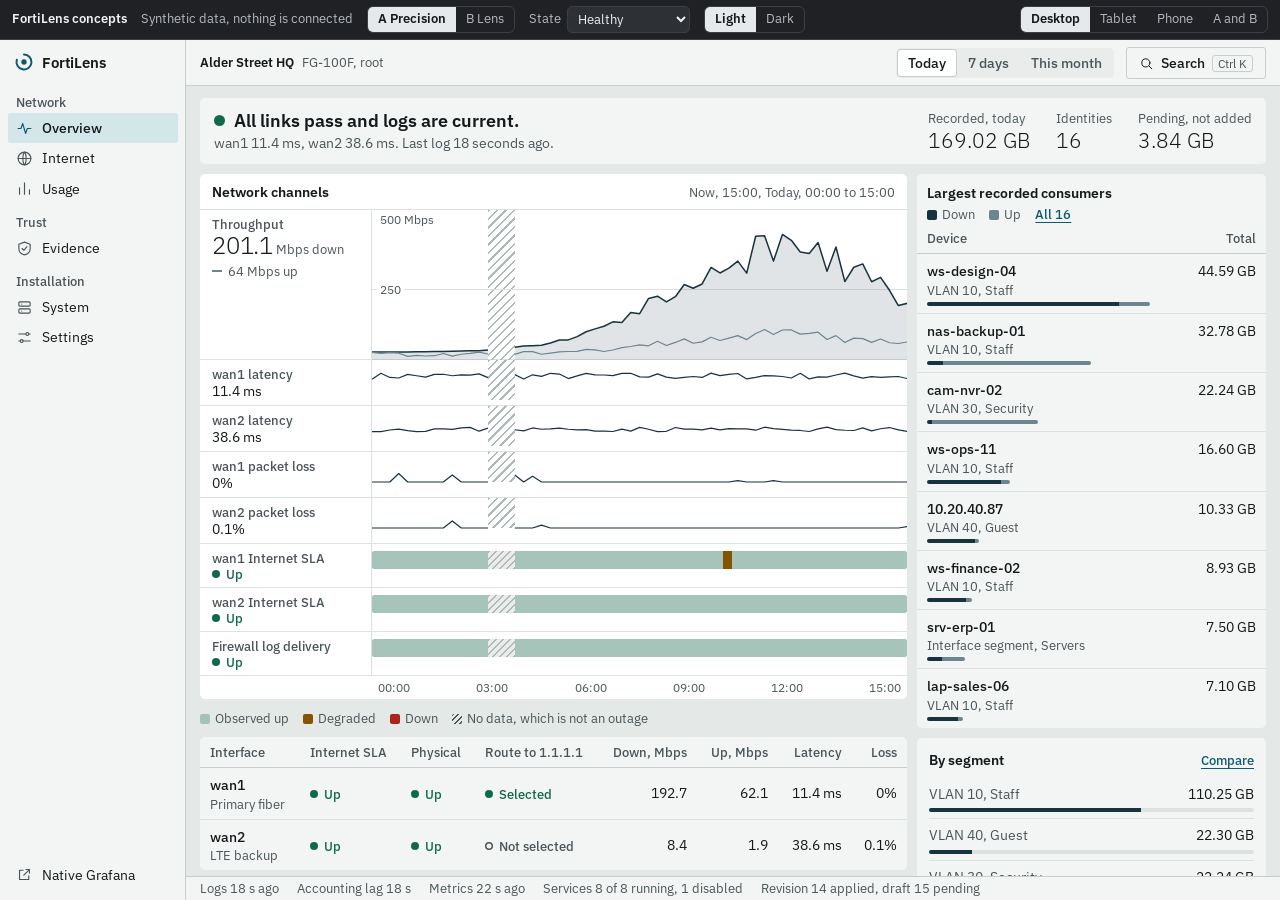
<file: docs/design/a-precision-prototype.html>
<!DOCTYPE html>
<html lang="en">
<head>
<meta charset="utf-8">
<meta name="viewport" content="width=device-width,initial-scale=1">
<title>FortiLens Redesign Prototype</title>
<link rel="preconnect" href="https://fonts.googleapis.com">
<link rel="preconnect" href="https://fonts.gstatic.com" crossorigin>
<link href="https://fonts.googleapis.com/css2?family=Funnel+Display:wght@400;500;600&family=Funnel+Sans:wght@400;500;600&family=IBM+Plex+Sans:wght@300;400;500;600&display=swap" rel="stylesheet">
<style>
/* Concept A, Precision: a bench instrument. Enamel chrome, white or slate measurement wells,
   stacked channels on one time base. Color is reserved for state.
   Concept B, Lens: pine-dark or celadon. One bold object, a 24-hour dial, and plain-language answers.
   Both rely on hatching for "no evidence", which is the shared signature of the product. */
:root{--p-bg:#2a2d31;--p-bar:#1f2124;--p-line:#3b3f45;--p-text:#eef0f2;--p-sub:#b4b9c0;color-scheme:dark}
.frame[data-c="a"]{--fb:"IBM Plex Sans",system-ui,"Segoe UI",sans-serif;--fd:"IBM Plex Sans",system-ui,sans-serif;--fc:"IBM Plex Sans",system-ui,sans-serif;--r1:3px;--r2:5px;--gap:10px}
.frame[data-c="b"]{--fb:"Funnel Sans",system-ui,"Segoe UI",sans-serif;--fd:"Funnel Display","Funnel Sans",system-ui,sans-serif;--fc:"Funnel Sans",system-ui,sans-serif;--r1:9px;--r2:20px;--gap:20px}
.frame[data-c="a"][data-t="light"]{color-scheme:light;--bg:#e4e8e7;--panel:#f3f5f4;--well:#ffffff;--raise:#e9eceb;--line:#c7cecd;--line2:#dce1e0;--ink:#14191b;--sub:#4a5559;--acc:#0c5a70;--on:#ffffff;--acc-s:#d3e6ea;--d:#17333e;--u:#6c858f;--good:#10694a;--warn:#855300;--bad:#ad231b;--unk:#566367;--good-b:#d7eee3;--warn-b:#f8e8c5;--bad-b:#f9dcd9;--unk-b:#e1e6e5;--hatch:#aeb8b6;--shadow:0 12px 40px #16242a33}
.frame[data-c="a"][data-t="dark"]{color-scheme:dark;--bg:#1a2024;--panel:#22292e;--well:#161b1f;--raise:#2c353a;--line:#3d484f;--line2:#2f393f;--ink:#e9eff1;--sub:#a7b5ba;--acc:#84c9dc;--on:#0e1a1e;--acc-s:#24414b;--d:#e9eff1;--u:#8399a3;--good:#6ad5a5;--warn:#efc35c;--bad:#ff9087;--unk:#9aa8ae;--good-b:#1c3a30;--warn-b:#3c3218;--bad-b:#452624;--unk-b:#2c363b;--hatch:#4e5b62;--shadow:0 12px 40px #0008}
.frame[data-c="b"][data-t="dark"]{color-scheme:dark;--bg:#0f2a2a;--panel:#153433;--well:#0c2323;--raise:#1c3f3d;--line:#2d5553;--line2:#214644;--ink:#eef7f2;--sub:#adc8c1;--acc:#8fe8d8;--on:#0a2020;--acc-s:#1f4c49;--d:#8fe8d8;--u:#ffb68a;--good:#86e6a8;--warn:#ffd166;--bad:#ff979c;--unk:#a3bcb5;--good-b:#1b4a3a;--warn-b:#4a4020;--bad-b:#522c33;--unk-b:#21403e;--hatch:#3f6865;--shadow:0 18px 60px #0009}
.frame[data-c="b"][data-t="light"]{color-scheme:light;--bg:#e6efe9;--panel:#f6faf7;--well:#ffffff;--raise:#dbe7e0;--line:#b8cac1;--line2:#d0ded6;--ink:#0c2b2a;--sub:#3f5d57;--acc:#0a6b66;--on:#ffffff;--acc-s:#cfe7e2;--d:#0a6b66;--u:#c0531a;--good:#0d6d45;--warn:#7f5100;--bad:#ad232b;--unk:#526c66;--good-b:#cfeadd;--warn-b:#f6e6c0;--bad-b:#f8dadb;--unk-b:#d9e4df;--hatch:#a4b9b0;--shadow:0 18px 60px #0c2b2a2e}
*{box-sizing:border-box}
html,body{height:100%;margin:0;background:var(--p-bg);color:var(--p-text);font:13px/1.4 "IBM Plex Sans",system-ui,sans-serif}
button,input,select{font:inherit;color:inherit}
h1,h2,h3,p,ul,ol,dl,dd,figure{margin:0;padding:0}ul,ol{list-style:none}
:focus-visible{outline:2px solid var(--acc,#9fd4e3);outline-offset:2px}
#proto{height:100%;display:flex;flex-direction:column}
.pbar{display:flex;flex-wrap:wrap;gap:6px 14px;align-items:center;padding:6px 12px;background:var(--p-bar);border-bottom:1px solid var(--p-line)}
.pbar b{font-weight:600}
.pbar .note{color:var(--p-sub)}
.pbar label{display:flex;gap:6px;align-items:center;color:var(--p-sub)}
.pbar select{background:#2d3035;border:1px solid var(--p-line);border-radius:5px;padding:3px 6px;color:var(--p-text)}
.pseg{display:inline-flex;border:1px solid var(--p-line);border-radius:6px;overflow:hidden}
.pseg button{border:0;background:none;padding:3px 10px;color:var(--p-sub);cursor:pointer;white-space:nowrap}
.pseg button:hover{color:#fff;background:#2d3035}
.pseg button[aria-pressed="true"]{background:#e6e9ec;color:#16181b;font-weight:600}
.grow{flex:1}
.stage{flex:1;min-height:0;display:flex;justify-content:center;gap:8px}
.stage.framed{padding:12px}
.frame{container:app/inline-size;flex:1 1 0;min-width:0;height:100%;position:relative;overflow:hidden;background:var(--bg);color:var(--ink);font:14px/1.45 var(--fb);font-variant-numeric:tabular-nums}
.stage.framed .frame{border-radius:12px;flex:0 1 auto}
.stage.tablet .frame{width:834px}.stage.phone .frame{width:390px}.stage.compare .frame{flex:1 1 0;width:auto}
.frame[hidden]{display:none}
.frame button{cursor:pointer}

/* Shared primitives */
.btn{display:inline-flex;align-items:center;justify-content:center;gap:7px;min-height:32px;padding:5px 12px;border:1px solid var(--line);border-radius:var(--r1);background:var(--panel);font-weight:500;white-space:nowrap;color:var(--ink)}
.btn:hover{border-color:var(--sub)}
.btn.pri{background:var(--acc);border-color:var(--acc);color:var(--on);font-weight:600}
.btn:disabled{opacity:.6;cursor:not-allowed}.btn.pri:disabled{background:var(--raise);border-color:var(--line);color:var(--sub);opacity:1;font-weight:500}
.ln{background:none;border:0;padding:0;color:var(--acc);font-weight:500;text-decoration:underline;text-underline-offset:3px;white-space:nowrap}
.sub{color:var(--sub)}.sm{font-size:12.5px}.cond{font-family:var(--fc)}
.st{display:inline-flex;align-items:center;gap:6px;font-size:12.5px;font-weight:500;white-space:nowrap;color:var(--unk)}
.st::before{content:"";width:8px;height:8px;flex:none;background:currentColor}
.st.up{color:var(--good)}.st.up::before{border-radius:50%}
.st.degraded{color:var(--warn)}.st.degraded::before{clip-path:polygon(50% 0,100% 100%,0 100%);width:10px;height:9px}
.st.down{color:var(--bad)}.st.down::before{border-radius:1px}
.st.idle{color:var(--sub)}.st.idle::before{background:transparent;border-radius:50%;box-shadow:inset 0 0 0 1.5px currentColor}.st.unknown::before{background:repeating-linear-gradient(135deg,currentColor 0 1.5px,transparent 1.5px 3.5px);border-radius:50%;box-shadow:inset 0 0 0 1px currentColor}
.seg{display:inline-flex;gap:2px;padding:2px;background:var(--raise);border-radius:calc(var(--r1) + 2px)}
.seg button{border:0;background:none;padding:3px 10px;min-height:26px;border-radius:var(--r1);color:var(--sub);font-weight:500;white-space:nowrap}
.seg button:hover{color:var(--ink)}
.seg button[aria-pressed="true"]{background:var(--well);color:var(--ink);box-shadow:0 0 0 1px var(--line)}
.tabs{display:flex;gap:2px;margin-bottom:var(--gap);overflow-x:auto;overflow-y:hidden;box-shadow:inset 0 -1px var(--line)}
.tabs button{border:0;background:none;padding:7px 12px;color:var(--sub);font-weight:500;white-space:nowrap;border-bottom:2px solid transparent}
.tabs button:hover{color:var(--ink)}
.tabs button[aria-selected="true"]{color:var(--ink);border-bottom-color:var(--acc)}
.alert{display:flex;flex-wrap:wrap;gap:8px 14px;align-items:center;justify-content:space-between;padding:9px 12px;border-radius:8px;background:var(--warn-b);margin-bottom:var(--gap)}
.alert strong{font-weight:600}
.alert p{flex:1 1 320px}
.alert .btn{background:var(--well)}
.note-bar{background:var(--raise)}
.panel{background:var(--panel);border-radius:var(--r2);padding:12px;min-width:0}
.ph{display:flex;flex-wrap:wrap;justify-content:space-between;align-items:baseline;gap:2px 12px;margin-bottom:8px}
.ph h2,.ph h3{font-size:14px;font-weight:600}
.frame[data-c="b"] .ph h2,.frame[data-c="b"] .ph h3{font:500 19px/1.2 var(--fd)}
.pg{display:flex;flex-wrap:wrap;gap:6px 18px;justify-content:space-between;align-items:flex-end;margin-bottom:var(--gap)}
.pg h1{font:600 19px/1.25 var(--fd)}
.frame[data-c="b"] .pg h1{font:500 38px/1.05 var(--fd);letter-spacing:-.015em}
.pg p{color:var(--sub);max-width:96ch}
.grid{display:grid;gap:var(--gap);grid-template-columns:repeat(12,minmax(0,1fr))}
.c3{grid-column:span 3}.c4{grid-column:span 4}.c5{grid-column:span 5}.c6{grid-column:span 6}.c7{grid-column:span 7}.c8{grid-column:span 8}.c9{grid-column:span 9}.c12{grid-column:span 12}
.col{display:flex;flex-direction:column;gap:var(--gap);min-width:0}
.tw{overflow-x:auto;border-radius:var(--r2);background:var(--panel)}
table{width:100%;border-collapse:collapse}
th{font:500 12.5px var(--fc);color:var(--sub);text-align:left;padding:7px 10px;white-space:nowrap;border-bottom:1px solid var(--line)}
td{padding:7px 10px;border-bottom:1px solid var(--line2);vertical-align:middle}
tbody tr:last-child td{border-bottom:0}
tbody tr:hover{background:var(--raise)}
tr.sel{background:var(--acc-s)!important}
th.r,td.r{text-align:right;white-space:nowrap}
th button{border:0;background:none;padding:0;font:inherit;color:inherit}
th button:hover,th button[aria-pressed="true"]{color:var(--ink)}
.ent{border:0;background:none;padding:0;text-align:left;font-weight:500;color:var(--ink)}
.ent:hover{color:var(--acc);text-decoration:underline}
.ident{display:block;font:12.5px var(--fc);color:var(--sub)}
.flag{display:inline-block;padding:0 5px;border-radius:3px;background:var(--warn-b);color:var(--warn);font:500 12px var(--fc);white-space:nowrap}
.flag.q{background:var(--unk-b);color:var(--sub)}
.bar{display:flex;height:4px;background:var(--line2);border-radius:2px;overflow:hidden}
.bar i{display:block;height:100%}.bar .d{background:var(--d)}.bar .u{background:var(--u)}
.kv li{display:flex;justify-content:space-between;gap:12px;padding:6px 0;border-bottom:1px solid var(--line2);align-items:baseline}
.kv li:last-child{border-bottom:0}.kv li>span:first-child{color:var(--sub)}
.field{display:flex;flex-direction:column;gap:3px;font-size:12.5px;color:var(--sub);min-width:0}
.field input,.field select{min-height:32px;padding:5px 9px;border:1px solid var(--sub);border-radius:var(--r1);background:var(--well);color:var(--ink);font-size:14px;width:100%}
.fg{display:grid;grid-template-columns:repeat(2,minmax(0,1fr));gap:12px 16px}
.bar-f{display:flex;flex-wrap:wrap;gap:8px 12px;align-items:flex-end;margin-bottom:var(--gap)}
.tog{display:flex;gap:10px;padding:9px 0;border-bottom:1px solid var(--line2)}
.tog input{width:18px;height:18px;margin-top:1px;accent-color:var(--acc);flex:none}
.tog small{display:block;color:var(--sub);font-size:12.5px}
.empty{padding:44px 20px;text-align:center;color:var(--sub)}
.empty strong{display:block;color:var(--ink);font-size:15px;margin-bottom:4px;font-weight:600}
.sk{border-radius:var(--r1);background:linear-gradient(90deg,var(--raise),var(--line2),var(--raise));background-size:200% 100%;animation:sk 1.4s linear infinite}
@keyframes sk{to{background-position:-200% 0}}
.hatch{background:repeating-linear-gradient(135deg,var(--hatch) 0 1.5px,transparent 1.5px 6px)}

/* Lanes */
.lane{position:relative;height:100%;min-height:12px;overflow:hidden;background:var(--raise);border-radius:2px}
.lane i{position:absolute;top:0;bottom:0}
.lane .up{background:var(--good);opacity:.8}.frame[data-c="a"] .lane .up{opacity:.3}.frame[data-c="a"] .lkey .up::before{opacity:.3}.lane .degraded{background:var(--warn)}.lane .down{background:var(--bad)}
.lane .unknown{background:repeating-linear-gradient(135deg,var(--hatch) 0 1.5px,var(--raise) 1.5px 5px)}
.lkey{display:flex;flex-wrap:wrap;gap:3px 14px;font-size:12.5px;color:var(--sub)}
.lkey span::before{content:"";display:inline-block;width:10px;height:10px;margin-right:5px;border-radius:2px;vertical-align:-1px}
.lkey .up::before{background:var(--good);opacity:.8}.lkey .degraded::before{background:var(--warn)}.lkey .down::before{background:var(--bad)}
.lkey .unknown::before{background:repeating-linear-gradient(135deg,var(--sub) 0 1.5px,transparent 1.5px 4px)}

/* Concept A: scope, the stacked channels */
.scope{background:var(--well);border-radius:var(--r2);overflow:hidden}
.scope-h{display:flex;flex-wrap:wrap;justify-content:space-between;gap:2px 12px;padding:8px 12px;align-items:baseline;box-shadow:inset 0 -1px var(--line2)}
.scope-h h2{font-size:14px;font-weight:600}
.scope-cur{font:12.5px var(--fc);color:var(--sub)}
.ch{display:grid;grid-template-columns:172px minmax(0,1fr);box-shadow:inset 0 -1px var(--line2)}
.ch:last-of-type{box-shadow:none}
.ch-l{padding:6px 10px 6px 12px;min-width:0;box-shadow:inset -1px 0 var(--line2)}
.ch-l strong{display:block;font:500 12.5px var(--fc);color:var(--sub)}
.ch-l .val{display:flex;flex-wrap:wrap;gap:0 10px;font:400 14px var(--fb)}
.ch-l .val.big{display:block;font:300 24px/1.15 var(--fd);letter-spacing:-.01em}.ch-u{display:flex;align-items:center;gap:6px;font-size:12.5px;color:var(--sub);margin-top:2px}.ch-u i{width:10px;height:2px;background:var(--u)}
.ch-l .val.big small{font-size:12.5px;letter-spacing:0;color:var(--sub);font-weight:400;margin-left:3px}
.ch-l .val em{font-style:normal;display:inline-flex;align-items:center;gap:5px}
.ch-l .val em::before{content:"";width:9px;height:2px;background:var(--cc)}
.tr{position:relative;min-width:0}
.tr svg{position:absolute;inset:0;width:100%;height:100%;overflow:visible}
.tr .ylab{position:absolute;left:5px;font:11.5px var(--fc);color:var(--sub);transform:translateY(-50%);background:var(--well);padding:0 3px;z-index:1;line-height:1.1}
.gapb{position:absolute;top:0;bottom:0;z-index:0}
.thr{position:absolute;left:0;right:0;border-top:1px dashed var(--warn);z-index:0}
.xh{position:absolute;top:0;bottom:0;width:1px;background:var(--acc);pointer-events:none;z-index:2}
.xaxis{display:grid;grid-template-columns:172px minmax(0,1fr)}
.xaxis>div{display:flex;justify-content:space-between;padding:4px 6px;font:12px var(--fc);color:var(--sub)}
.rd{display:grid;grid-template-columns:repeat(4,minmax(0,1fr));gap:0;margin-bottom:var(--gap);background:var(--panel);border-radius:var(--r2)}
.rd>button{all:unset;box-sizing:border-box;cursor:pointer;display:block;padding:10px 14px;min-width:0;box-shadow:inset -1px 0 var(--line2)}.rd>button:last-child{box-shadow:none}
.rd>button:hover{background:var(--raise)}
.rd>button:focus-visible{outline:2px solid var(--acc);outline-offset:1px}
.rd .l{display:block;font:500 12.5px var(--fc);color:var(--sub)}
.rd .v{display:block;font:300 26px/1.2 var(--fd);letter-spacing:-.01em}
.rd .v small{font-size:13px;letter-spacing:0;color:var(--sub);font-weight:400;margin-left:3px}
.rd .c{display:flex;flex-wrap:wrap;gap:0 10px;font-size:12.5px;color:var(--sub)}

.sa{height:100%;display:grid;grid-template-columns:186px minmax(0,1fr);position:relative}
.side{display:flex;flex-direction:column;min-height:0;padding:10px 8px;background:var(--panel);box-shadow:inset -1px 0 var(--line)}
.mark{display:flex;align-items:center;gap:8px;padding:2px 6px 12px;font:600 15px var(--fd);letter-spacing:-.01em}
.mark svg{color:var(--acc);flex:none}
.side h3{font:500 12.5px var(--fc);color:var(--sub);padding:10px 8px 3px}
.side button.n{display:flex;gap:9px;align-items:center;width:100%;border:0;background:none;padding:5px 8px;border-radius:var(--r1);color:var(--ink);text-align:left;font-weight:400}
.side button.n svg{color:var(--sub);flex:none}
.side button.n:hover{background:var(--raise)}
.side button.n[aria-current="page"]{background:var(--acc-s);font-weight:500}
.side button.n[aria-current="page"] svg{color:var(--acc)}
.side .foot{margin-top:auto}
.ma{display:flex;flex-direction:column;min-width:0;min-height:0}
.hd{display:flex;flex-wrap:wrap;align-items:center;gap:6px 12px;padding:7px 14px;min-height:44px;box-shadow:inset 0 -1px var(--line);background:var(--panel)}
.hd .ctx{font-size:13px}.hd .ctx b{font-weight:600}.hd .ctx span{color:var(--sub);margin-left:8px;font-family:var(--fc)}
.kbd{font:12px var(--fc);padding:0 5px;border:1px solid var(--line);border-radius:3px;color:var(--sub)}
.body{flex:1;min-height:0;overflow:auto;padding:12px 14px}
.sb{display:flex;gap:4px 18px;padding:4px 14px;background:var(--panel);box-shadow:inset 0 1px var(--line);font:12.5px var(--fc);color:var(--sub);white-space:nowrap;overflow-x:auto}
.sb button{all:unset;cursor:pointer}.sb button:hover{color:var(--ink);text-decoration:underline}
.sb button:focus-visible{outline:2px solid var(--acc)}
.sb .bad{color:var(--warn);font-weight:500}
.md{display:grid;grid-template-columns:minmax(0,1fr) 332px;gap:var(--gap);align-items:start}
.dock{position:sticky;top:0;background:var(--panel);border-radius:var(--r2);padding:12px}
.path{display:grid;grid-template-columns:repeat(5,minmax(0,1fr));gap:0;position:relative}
.path li{padding:10px 12px;position:relative;min-width:0;box-shadow:inset -1px 0 var(--line2)}
.path li:last-child{box-shadow:none}
.path li strong{display:block;font-weight:600;font-size:13.5px;margin-bottom:3px}
.path li p{font-size:12.5px;color:var(--sub);margin-top:4px}
.path li.warn{background:var(--warn-b)}

/* Concept B */
.sb2{height:100%;display:grid;grid-template-rows:auto minmax(0,1fr) auto;position:relative}
.bh{display:grid;grid-template-columns:1fr auto 1fr;align-items:center;gap:8px 20px;padding:12px 28px}
.bh .mark{padding:0;font:500 22px var(--fd)}
.dock-n{display:flex;gap:2px;padding:3px;background:var(--raise);border-radius:999px}
.dock-n button{border:0;background:none;padding:6px 16px;border-radius:999px;font-weight:500;color:var(--sub)}
.dock-n button:hover{color:var(--ink)}
.dock-n button[aria-current="page"]{background:var(--ink);color:var(--bg)}
.bb{min-height:0;overflow:auto;padding:6px 28px 32px}
.wrap{max-width:1320px;margin:0 auto}
.hero{display:grid;grid-template-columns:minmax(0,1fr) minmax(360px,540px);grid-template-areas:"t d" "s d";grid-template-rows:auto 1fr;gap:0 44px;margin-bottom:30px}.h-t{grid-area:t;align-self:end;padding-top:34px}.say{grid-area:s}.dial{grid-area:d;align-self:center}
.hero h1{font:500 60px/1.0 var(--fd);letter-spacing:-.025em;text-wrap:balance;margin-bottom:12px}
.hero h1.warn-h{color:var(--warn)}
.hero .lead{font-size:18px;color:var(--sub);max-width:46ch;margin-bottom:22px}
.say li{display:grid;grid-template-columns:96px minmax(0,1fr) auto;gap:4px 14px;padding:13px 0;align-items:baseline;border-top:1px solid var(--line)}
.say .k{color:var(--sub)}
.say .t{font:500 19px/1.25 var(--fd)}
.say .m{display:block;color:var(--sub);font:14px/1.4 var(--fb);margin-top:2px}
.dial{position:relative;width:100%;max-width:540px;margin:0 auto}
.dial svg{display:block;width:100%;height:auto;overflow:visible;outline-offset:6px;border-radius:50%}
.dial .wd{animation:sweep .4s ease-out both}
@keyframes sweep{from{opacity:.08}to{opacity:1}}
.dial .hl{fill:var(--ink);opacity:.14}
.dial .lab{fill:var(--sub);font:13px var(--fb)}
.dc{position:absolute;left:50%;top:50%;transform:translate(-50%,-50%);text-align:center;pointer-events:none;width:36%}
.dc .v{display:block;font:500 40px/1 var(--fd);letter-spacing:-.02em}
.dc .u{display:block;font-size:13px;color:var(--sub);margin-top:3px}
.dk{display:flex;flex-wrap:wrap;gap:3px 14px;justify-content:center;margin-top:8px;font-size:12.5px;color:var(--sub)}
.dk i{display:inline-block;width:10px;height:10px;border-radius:2px;margin-right:5px;vertical-align:-1px}
.tm{position:relative;height:var(--tmh,440px);border-radius:var(--r2);overflow:hidden;background:var(--well)}
.tg{position:absolute;padding:0}
.tg>span{position:absolute;left:8px;right:4px;top:4px;font:500 13px var(--fb);color:var(--ink);z-index:1;white-space:nowrap;overflow:hidden;text-overflow:ellipsis}
.tl{position:absolute;border:0;padding:8px 9px;text-align:left;color:var(--ink);overflow:hidden;display:flex;flex-direction:column;justify-content:flex-start;gap:0;border-radius:6px;box-shadow:inset 0 0 0 1px var(--well);font-size:13px;line-height:1.2}
.tl:hover,.tl.sel{box-shadow:inset 0 0 0 2px var(--ink)}
.tl b{font-weight:500;display:block;overflow:hidden;text-overflow:ellipsis;white-space:nowrap}
.tl em{font-style:normal;color:var(--ink);font-size:12.5px;white-space:nowrap}
.tl.big b{font:500 19px/1.15 var(--fd)}.tl.big em{font-size:14px}
.tl.unv::after{content:"";position:absolute;inset:0;background:repeating-linear-gradient(135deg,var(--ink) 0 1px,transparent 1px 7px);opacity:.22;pointer-events:none}
.rank li{display:grid;grid-template-columns:minmax(0,1fr) auto;gap:2px 12px;padding:8px 0;border-top:1px solid var(--line2)}
.rank li:first-child{border-top:0}
.rank .bar{grid-column:1/-1;height:5px}
.link-card{position:relative}
.trio{display:grid;grid-template-columns:repeat(3,minmax(0,1fr));gap:0;margin:0 0 14px}
.trio small{display:block;color:var(--sub);font-size:12.5px;margin-bottom:2px}
.xlab{display:flex;justify-content:space-between;font-size:12px;color:var(--sub);margin-top:4px}
.frame[data-c="b"] .ph{margin-bottom:12px}
.stat{display:flex;flex-wrap:wrap;gap:8px 28px;align-items:center;padding:11px 14px;margin-bottom:var(--gap);border-radius:var(--r2);background:var(--panel)}
.stat-m{flex:1 1 340px;min-width:0}
.stat h1{font:600 18px/1.3 var(--fd);display:flex;gap:9px;align-items:center}
.stat h1::before{content:"";flex:none;width:11px;height:11px;background:var(--good);border-radius:50%}
.stat p{color:var(--sub)}
.stat.is-w{background:var(--warn-b)}.stat.is-w h1::before{background:var(--warn);border-radius:0;clip-path:polygon(50% 0,100% 100%,0 100%);width:13px;height:12px}.stat.is-w p,.stat.is-w dt{color:var(--ink)}
.stat.is-u{background:var(--unk-b)}.stat.is-u h1::before{background:repeating-linear-gradient(135deg,var(--ink) 0 1.5px,transparent 1.5px 3.5px);box-shadow:inset 0 0 0 1.5px var(--ink)}
.stat .btn{background:var(--well)}
.stat-f{display:flex;gap:6px 26px;flex-wrap:wrap}
.stat-f dt{font-size:12.5px;color:var(--sub)}.stat-f dd{font:300 21px/1.2 var(--fd)}
.frame[data-c="a"] .path li.unk::before{content:"";position:absolute;left:0;right:0;top:0;height:4px;background:repeating-linear-gradient(135deg,var(--sub) 0 1.5px,transparent 1.5px 5px)}
.frame[data-c="b"] .panel{background:none;border-radius:0;padding:14px 0 0!important;box-shadow:inset 0 1px var(--line)}
.frame[data-c="b"] .tw{background:none;border-radius:0}
.frame[data-c="b"] .mini{background:none;box-shadow:inset 0 -1px var(--line2)}
.frame[data-c="b"] .tr .ylab{background:var(--bg)}
.frame[data-c="b"] .empty{padding:60px 20px}
.nums{display:flex;flex-wrap:wrap;gap:6px 22px;margin-bottom:12px}
.nums dt{font-size:12.5px;color:var(--sub)}.nums dd{font:500 22px/1.15 var(--fd)}
.nums dd small{font-size:12.5px;color:var(--sub);font-weight:400;margin-left:2px;font-family:var(--fb)}
.mini{position:relative;height:120px;background:var(--well);border-radius:var(--r1);overflow:hidden}
.mini svg{position:absolute;inset:0;width:100%;height:100%}
.sk-flow{position:relative;height:330px}.sl.one b{display:inline;font:500 14px var(--fb);margin-right:6px}
.sk-flow svg{position:absolute;inset:0;width:100%;height:100%}
.sl{position:absolute;font-size:13px;line-height:1.25;white-space:nowrap}
.sl b{display:block;font:500 17px var(--fd)}
.path.b{grid-template-columns:repeat(5,minmax(0,1fr));gap:0;margin-bottom:var(--gap)}
.frame[data-c="b"] .path li{box-shadow:none;padding:22px 16px 6px 0}
.frame[data-c="b"] .path li::before{content:"";position:absolute;left:0;right:0;top:6px;height:2px;background:var(--line)}
.frame[data-c="b"] .path li::after{content:"";position:absolute;left:0;top:0;width:14px;height:14px;border-radius:50%;background:var(--good)}
.frame[data-c="b"] .path li.warn{background:none}
.frame[data-c="b"] .path li.warn::after{background:var(--warn)}
.frame[data-c="b"] .path li.unk::after{background:var(--bg);border:2px solid var(--unk)}
.tiles{display:grid;grid-template-columns:repeat(3,minmax(0,1fr));gap:8px}
.tiles li{padding:12px;border-radius:var(--r1);background:var(--panel);display:flex;flex-direction:column;gap:3px;min-width:0}
.tiles strong{font-weight:500}
.dtab{display:none}

/* Overlays */
.scrim{position:absolute;inset:0;background:#0007;z-index:20;border:0;padding:0;width:100%}
.drawer{position:absolute;top:0;right:0;bottom:0;width:min(440px,100%);background:var(--panel);z-index:21;box-shadow:var(--shadow);display:flex;flex-direction:column;animation:slide .16s ease-out}
.frame[data-c="b"] .drawer{top:10px;right:10px;bottom:10px;border-radius:var(--r2);width:min(440px,calc(100% - 20px))}
@keyframes slide{from{transform:translateX(24px)}to{transform:none}}
.dh{display:flex;justify-content:space-between;gap:12px;padding:14px 16px}
.dbody{padding:0 16px 16px;overflow:auto;display:flex;flex-direction:column;gap:14px}
.dh h2{font-size:17px;font-weight:600}
.frame[data-c="b"] .dh h2{font:500 24px/1.1 var(--fd)}
.tri{display:grid;grid-template-columns:repeat(3,minmax(0,1fr));gap:8px}
.tri dt{font-size:12.5px;color:var(--sub)}.tri dd{font:300 19px var(--fd)}
.frame[data-c="b"] .tri dd{font-weight:500}
.bars{display:flex;align-items:flex-end;gap:2px;height:78px}
.bars>span{flex:1;display:flex;flex-direction:column;justify-content:flex-end;gap:1px;height:100%;min-width:0}
.bars i{display:block;border-radius:1px}.bars .d{background:var(--d)}.bars .u{background:var(--u)}
.facts{display:grid;grid-template-columns:1fr 1fr;gap:9px 12px}
.facts dt{font-size:12.5px;color:var(--sub)}.facts dd{overflow-wrap:anywhere;font-size:13.5px}
.pal{position:absolute;left:50%;top:9%;transform:translateX(-50%);width:min(540px,calc(100% - 24px));background:var(--panel);border-radius:var(--r2);box-shadow:var(--shadow);z-index:31;overflow:hidden}
.pal input{width:100%;border:0;background:none;padding:13px 16px;font-size:16px;color:var(--ink);box-shadow:inset 0 -1px var(--line);outline:0}
.pal ul{max-height:330px;overflow:auto;padding:4px}
.pal button{display:flex;justify-content:space-between;gap:12px;width:100%;border:0;background:none;padding:7px 12px;border-radius:var(--r1);text-align:left;color:var(--ink)}
.pal button:hover,.pal li.on button{background:var(--acc-s)}
.pal button span{color:var(--sub);font-size:12.5px}
.toast{position:absolute;left:50%;bottom:40px;transform:translateX(-50%);background:var(--ink);color:var(--bg);padding:8px 14px;border-radius:7px;z-index:40;font-size:13px;width:max-content;max-width:calc(100% - 28px)}
.set{display:grid;grid-template-columns:172px minmax(0,1fr);gap:var(--gap)}
.set nav{display:flex;flex-direction:column;gap:1px}
.set nav button{border:0;background:none;text-align:left;padding:6px 10px;border-radius:var(--r1);color:var(--sub);font-weight:500;white-space:nowrap}
.set nav button:hover{background:var(--raise);color:var(--ink)}
.set nav button[aria-current="true"]{background:var(--acc-s);color:var(--ink)}
.set h2{font-size:15px;font-weight:600;margin-bottom:3px}
.frame[data-c="b"] .set h2{font:500 22px var(--fd)}
.step{display:flex;gap:10px;align-items:center;justify-content:space-between;padding:9px 0;border-top:1px solid var(--line2)}
.step:first-child{border-top:0}
.step .n{display:inline-flex;width:24px;height:24px;margin-right:10px;border-radius:50%;align-items:center;justify-content:center;font-size:12.5px;box-shadow:inset 0 0 0 1px var(--line)}
.step .n.done{background:var(--good-b);color:var(--good);box-shadow:none}
.step .n.now{background:var(--acc);color:var(--on);box-shadow:none}
.auth{height:100%;display:grid;place-items:center;padding:20px;overflow:auto}
.auth form{width:min(360px,100%);display:flex;flex-direction:column;gap:12px}
.auth h1{font:600 20px var(--fd)}
.frame[data-c="b"] .auth h1{font:500 40px/1.05 var(--fd)}

/* Container queries so preview widths behave like real devices */
@container app (max-width:1180px){
 .md{grid-template-columns:minmax(0,1fr)}.dock{display:none}
 .c3,.c4,.c5,.c7,.c8,.c9{grid-column:span 12}
 .hero{grid-template-columns:minmax(0,1fr) minmax(300px,380px);gap:16px 24px}
 .hero h1{font-size:44px}
}
@container app (max-width:860px){
 .sa{grid-template-columns:minmax(0,1fr);grid-template-rows:auto minmax(0,1fr)}
 .side{flex-direction:row;overflow-x:auto;padding:4px 8px;gap:2px;box-shadow:inset 0 -1px var(--line);align-items:center}
 .side h3,.side .mark span,.side .foot{display:none}.side .mark{padding:0 8px 0 2px}
 .side button.n{white-space:nowrap;width:auto}
 .rd{grid-template-columns:1fr 1fr}
 .c6{grid-column:span 12}
 .hero{grid-template-columns:minmax(0,1fr);grid-template-areas:"t" "d" "s";grid-template-rows:auto}.h-t{padding-top:6px}.dial{margin-bottom:14px}
 .dial{max-width:420px}
 .path,.path.b{grid-template-columns:1fr 1fr}
 .set{grid-template-columns:minmax(0,1fr)}
 .set nav{flex-direction:row;overflow-x:auto}
 .bh{padding:10px 16px}.bb{padding:4px 16px 24px}
 .tiles{grid-template-columns:1fr 1fr}
}
@container app (max-width:620px){
 .btn,.seg button,.tabs button,.set nav button,.dtab button,.side button.n{min-height:44px}
 .field input,.field select{min-height:44px;font-size:16px}
 .body{padding:10px}
 .ch{grid-template-columns:minmax(0,1fr)}
 .ch-l{box-shadow:none;padding-bottom:0}
 .tr{min-height:var(--mh,44px)}
 .xaxis{grid-template-columns:minmax(0,1fr)}.xaxis>span{display:none}
 .hd .kbd{display:none}.hd .ctx span{display:none}.side .mark{display:none}.side button.n svg{display:none}.side button.n{flex:1;justify-content:center;padding:5px 6px}
 .bh .dock-n{display:none}.bh{grid-template-columns:1fr auto}
 .dtab{display:flex;padding:4px 8px 6px;background:var(--panel);box-shadow:inset 0 1px var(--line)}
 .dtab button{flex:1;display:flex;flex-direction:column;gap:1px;align-items:center;border:0;background:none;color:var(--sub);font-size:12px;font-weight:500;border-radius:var(--r1);padding:5px 0}
 .dtab button[aria-current="page"]{color:var(--ink);background:var(--acc-s)}
 .hero h1{font-size:38px}.hero .lead{font-size:16px}
 .say li{grid-template-columns:minmax(0,1fr) auto}.say .k{grid-column:1/-1}
 .fg{grid-template-columns:minmax(0,1fr)}
 .frame[data-c="b"] .pg h1{font-size:30px}
 .sk-svg{display:none}.sk-flow{height:auto}.sl{position:static;max-width:none;padding:7px 0;border-top:1px solid var(--line2)}
 .path,.path.b{grid-template-columns:minmax(0,1fr)}
 .path li{box-shadow:inset 0 -1px var(--line2)}
 .tiles{grid-template-columns:minmax(0,1fr)}
 .hide-p{display:none!important}
 .tw.cardy{background:none;overflow:visible}
 table.cards thead{display:none}
 table.cards,table.cards tbody{display:block}
 table.cards tr{display:grid;grid-template-columns:1fr 1fr 1fr;gap:5px 8px;padding:10px 12px;margin-bottom:6px;background:var(--panel);border-radius:var(--r2)}
 table.cards td{display:block;padding:0;border:0;text-align:left}
 table.cards td.w{grid-column:1/-1}
 table.cards td[data-l]::before{content:attr(data-l);display:block;font:12.5px var(--fc);color:var(--sub)}
}
@media (max-width:760px){.pbar .note,.vp{display:none}.pbar{padding:5px 8px;gap:4px 8px}}
@media (prefers-reduced-motion:reduce){*{animation:none!important;transition:none!important}}
</style>
</head>
<body>
<div id="proto">
 <header class="pbar">
  <b>FortiLens concepts</b><span class="note">Synthetic data, nothing is connected</span>
  <div class="pseg" role="group" aria-label="Concept"><button data-setc="a">A Precision</button><button data-setc="b">B Lens</button></div>
  <label for="scn">State <select id="scn"><option value="healthy">Healthy</option><option value="degraded">WAN degraded</option><option value="gap">Logs stopped</option><option value="loading">Loading</option><option value="first">First run</option><option value="signin">Signed out</option></select></label>
  <div class="pseg" role="group" aria-label="Theme"><button data-sett="light">Light</button><button data-sett="dark">Dark</button></div>
  <span class="grow"></span>
  <div class="pseg vp" role="group" aria-label="Preview size"><button data-vp="desktop">Desktop</button><button data-vp="tablet">Tablet</button><button data-vp="phone">Phone</button><button data-vp="compare">A and B</button></div>
 </header>
 <div class="stage" id="stage"><div class="frame" id="fa" data-c="a" data-t="light"></div><div class="frame" id="fb" data-c="b" data-t="dark" hidden></div></div>
</div>
<script>
'use strict';
/* Every value is synthetic. This page makes no API request and reads no real device. */
const S={c:'a',theme:{a:'light',b:'dark'},view:'overview',sc:'healthy',vp:'desktop',period:'today',sub:{usage:'devices',system:'services'},q:'',seg:'',ident:'',sort:'total',sel:0,drawer:null,sec:'connection',plan:'draft',approve:false,diag:'idle',win:'24 h',pal:false,palq:'',palIx:0,toast:'',anim:true};
let C='a',FW=1200;const store={};
const NAV=[['overview','Overview','Today'],['internet','Internet','Internet'],['usage','Usage','Usage'],['evidence','Evidence','Evidence'],['system','System','System'],['settings','Settings','Settings']];
const IC={overview:'<path d="M3 12h4l2.5-7 4 14 2.5-7h5"/>',internet:'<circle cx="12" cy="12" r="9"/><path d="M3 12h18M12 3c3 3 3 15 0 18M12 3c-3 3-3 15 0 18"/>',usage:'<path d="M5 20V11M12 20V4M19 20v-6"/>',evidence:'<path d="M12 3l8 3v6c0 5-3.500 8-8 9-4.500-1-8-4-8-9V6z"/><path d="M8.500 12l2.500 2.500 4.500-5"/>',system:'<rect x="4" y="4" width="16" height="6" rx="1.500"/><rect x="4" y="14" width="16" height="6" rx="1.500"/><path d="M8 7h.01M8 17h.01"/>',settings:'<path d="M4 7h10M18 7h2M4 17h2M10 17h10"/><circle cx="16" cy="7" r="2"/><circle cx="8" cy="17" r="2"/>',ext:'<path d="M14 5h5v5M19 5l-8 8M18 14v5H5V6h5"/>',x:'<path d="M6 6l12 12M18 6L6 18"/>',srch:'<circle cx="11" cy="11" r="6.500"/><path d="M16 16l4.500 4.500"/>'};
const ic=(n,s=17)=>`<svg width="${s}" height="${s}" viewBox="0 0 24 24" fill="none" stroke="currentColor" stroke-width="1.600" stroke-linecap="round" stroke-linejoin="round" aria-hidden="true">${IC[n]}</svg>`;
/* Mark: a lens whose ring has a gap, because the product shows where evidence is missing. */
const mark=(s=22)=>`<svg width="${s}" height="${s}" viewBox="0 0 24 24" fill="none" stroke="currentColor" aria-hidden="true"><path d="M12 3a9 9 0 1 1-8.600 6.300" stroke-width="2.400" stroke-linecap="round"/><circle cx="12" cy="12" r="3.200" fill="currentColor" stroke="none"/></svg>`;
const esc=s=>String(s).replace(/[&<>"]/g,c=>({'&':'&amp;','<':'&lt;','>':'&gt;','"':'&quot;'}[c]));
const rng=s=>()=>(s=(s*16807)%2147483647)/2147483647;
const nice=v=>{const p=Math.pow(10,Math.floor(Math.log10(v||1)));for(const m of [1,2,2.5,5,10])if(m*p>=v)return m*p;return 10*p};
const gb=v=>v==null?'No data':v>=1000?(v/1000).toFixed(2)+' TB':v>=1?v.toFixed(2)+' GB':(v*1000).toFixed(0)+' MB';
const n1=(v,u='')=>v==null?'No data':v.toLocaleString('en-US',{maximumFractionDigits:1})+u;
const PER={today:{l:'Today',r:'Today, 00:00 to 15:00',m:1},week:{l:'7 days',r:'Rolling 168 hours',m:5.8},month:{l:'This month',r:'1 to 4 November',m:3.4}};
const SEG={v10:['VLAN 10','Staff','port5.10','MAPPED'],v20:['VLAN 20','Warehouse','port5.20','MAPPED'],v30:['VLAN 30','Security','port5.30','MAPPED'],v40:['VLAN 40','Guest','port5.40','MAPPED'],v50:['VLAN 50','Voice','port5.50','MAPPED'],p7:['Interface segment','Servers','port7','NOT_VLAN'],unk:['Unknown mapping','No metadata','port9','UNKNOWN']};
const DEV=[['ws-design-04','10.20.10.41','02:4f:1a:c2:11:04','v10',38.42,6.17],['nas-backup-01','10.20.10.12','02:4f:1a:c2:10:12','v10',3.18,29.6],['cam-nvr-02','10.20.30.9','02:4f:1a:c2:30:09','v30',.84,21.4],['ws-ops-11','10.20.10.77','02:4f:1a:c2:11:4d','v10',14.7,1.9],[null,'10.20.40.87','02:9b:77:10:40:57','v40',9.62,.71],['ws-finance-02','10.20.10.58','02:4f:1a:c2:11:3a','v10',7.81,1.12],[null,'10.20.40.112',null,'v40',6.33,.42],['lap-sales-06','10.20.10.93','02:4f:1a:c2:11:5d','v10',6.2,.9],['srv-erp-01','10.30.0.11','02:4f:1a:c2:70:0b','p7',2.9,4.6],['mtg-room-tv','10.20.40.20','02:9b:77:10:40:14','v40',5.1,.12],['voip-gw-01','10.20.50.2','02:4f:1a:c2:50:02','v50',1.46,1.44],['scanner-wh-07','10.20.20.37','02:4f:1a:c2:20:25','v20',1.2,.38],['pos-front-02','10.20.20.12','02:4f:1a:c2:20:0c','v20',.94,.31],[null,'10.99.0.14',null,'unk',.73,.19],['printer-hq-03','10.20.10.5','02:4f:1a:c2:10:05','v10',.21,.04],['iot-hvac-01','10.20.20.61','02:4f:1a:c2:20:3d','v20',.06,.02]];
function devices(){const m=PER[S.period].m,f=S.sc==='gap'?.82:1;return DEV.map((d,i)=>{const j=S.period==='today'?1:1+((i*37%11)-5)/40;const down=d[4]*m*j*f,up=d[5]*m*j*f;return {i,name:d[0]||d[1],host:d[0],ip:d[1],mac:d[2],seg:d[3],down,up,total:down+up}})}
function totals(ds=devices()){const down=ds.reduce((a,d)=>a+d.down,0),up=ds.reduce((a,d)=>a+d.up,0);return {down,up,total:down+up,ids:ds.length,unv:ds.filter(d=>!d.mac).length,pending:3.84*PER[S.period].m}}
function segments(){const o={};for(const d of devices()){const s=o[d.seg]||(o[d.seg]={key:d.seg,name:SEG[d.seg][0],label:SEG[d.seg][1],iface:SEG[d.seg][2],status:SEG[d.seg][3],down:0,up:0,total:0,ids:0});s.down+=d.down;s.up+=d.up;s.total+=d.total;s.ids++}return Object.values(o).sort((a,b)=>b.total-a.total)}
const STL={up:'Up',degraded:'Degraded',down:'Down',unknown:'No data',idle:'Idle'};
/* One x-scale for every gap: a gap runs from the last valid sample to the next valid sample. */
const gapF=()=>{const n=axis().n,g=Math.round(.235*n);return [(g-1)/(n-1),(g+2)/(n-1)]};
const gap2I=()=>{const n=axis().n;return [Math.round(.5*n),Math.round(.59*n)]};
const gap2F=()=>{const n=axis().n,[a,b]=gap2I();return [(a-1)/(n-1),(b+1)/(n-1)]};
const st=(s,t)=>`<span class="st ${s}">${t||STL[s]}</span>`;
function wans(){const c=S.sc,[g0,g1]=gapF(),[h0,h1]=gap2F();
 const a={id:'wan1',alias:'Primary fiber',net:'up',phy:'up',route:'up',routeT:'Selected',down:192.7,up:62.1,lat:11.4,jit:1.2,loss:0,avail:99.94,cov:99.2,segs:[[0,g0,'up'],[g0,g1,'unknown'],[g1,.655,'up'],[.655,.672,'degraded'],[.672,1,'up']],ev:[['Observed degradation','09:47 to 10:02','15 min observed']]};
 const b={id:'wan2',alias:'LTE backup',net:'up',phy:'up',route:'idle',routeT:'Not selected',down:8.4,up:1.9,lat:38.6,jit:6.1,loss:.1,avail:100,cov:98.7,segs:[[0,g0,'up'],[g0,g1,'unknown'],[g1,1,'up']],ev:[]};
 if(c==='degraded'){Object.assign(a,{net:'degraded',lat:148,jit:41,loss:3.2,down:92.2,up:30.1,avail:97.31,segs:[[0,g0,'up'],[g0,g1,'unknown'],[g1,.655,'up'],[.655,.672,'degraded'],[.672,.963,'up'],[.963,1,'degraded']],ev:[['Observed degradation','14:27 to now','33 min observed, not recovered'],['Observed degradation','09:47 to 10:02','15 min observed']]})}
 if(c==='gap'){Object.assign(b,{net:'unknown',phy:'unknown',route:'unknown',routeT:'Unavailable',down:null,up:null,lat:null,jit:null,loss:null,avail:99.8,cov:61.4,segs:[[0,h0,'up'],[h0,h1,'unknown'],[h1,.93,'up'],[.93,1,'unknown']]})}
 return [a,b]}
const logLane=()=>{const[g0,g1]=gapF();return S.sc==='gap'?[[0,g0,'up'],[g0,g1,'unknown'],[g1,.948,'up'],[.948,1,'unknown']]:[[0,g0,'up'],[g0,g1,'unknown'],[g1,1,'up']]};
function cur(){const w=wans(),s=k=>+w.reduce((a,x)=>a+(x[k]||0),0).toFixed(1);return {down:s('down'),up:s('up')}}
function axis(){const p=S.period;if(p==='today')return {n:61,x:['00:00','03:00','06:00','09:00','12:00','15:00'],lab:i=>String(Math.floor(i/4)).padStart(2,'0')+':'+String(i%4*15).padStart(2,'0')};
 if(p==='week')return {n:84,x:['Wed','Thu','Fri','Sat','Sun','Mon','Tue','Wed'],lab:i=>['Wed','Thu','Fri','Sat','Sun','Mon','Tue'][Math.floor(i/12)]+' '+String(i%12*2).padStart(2,'0')+':00'};
 return {n:44,x:['1 Nov','2 Nov','3 Nov','4 Nov'],lab:i=>(1+Math.floor(i/12))+' Nov '+String(i%12*2).padStart(2,'0')+':00'}}
function bw(){const p=S.period,A=axis(),n=A.n,r=rng(p==='today'?91:p==='week'?44:17),down=[],up=[];
 for(let i=0;i<n;i++){const h=p==='today'?i/4:(i%12)*2;let c=Math.exp(-Math.pow((h-11.5)/4.2,2));const dy=Math.floor(i/12);if(p==='week'&&(dy===3||dy===4))c*=.3;if(p==='month'&&dy<2)c*=.4;
  const v=28+360*c*(.82+.36*r());down.push(+v.toFixed(1));up.push(+(v*.2+6+16*r()).toFixed(1))}
 const nul=(a,b)=>{for(let i=a;i<=b&&i<n;i++){down[i]=null;up[i]=null}};
 const g=Math.round(.235*n);nul(g,g+1);
 if(S.sc==='degraded')for(let i=Math.round(.963*n);i<n;i++){down[i]=+(down[i]*.45).toFixed(1);up[i]=+(up[i]*.45).toFixed(1)}
 const c=cur();down[n-1]=c.down;up[n-1]=c.up;return {down,up,A}}
function latency(w){const A=axis(),n=A.n,r=rng(w.id==='wan1'?7:23),b=w.id==='wan1'?11:38,v=[];for(let i=0;i<n;i++)v.push(+(b+r()*b*.32).toFixed(1));
 const g=Math.round(.235*n);v[g]=null;v[g+1]=null;
 if(S.sc==='degraded'&&w.id==='wan1')for(let i=Math.round(.963*n);i<n;i++)v[i]=+(118+r()*38).toFixed(1);
 if(w.lat==null){for(let i=Math.round(.93*n);i<n;i++)v[i]=null;const[a,e]=gap2I();for(let i=a;i<=e;i++)v[i]=null}else v[n-1]=w.lat;return v}
function loss(w){const A=axis(),n=A.n,r=rng(w.id==='wan1'?13:31),v=[];for(let i=0;i<n;i++)v.push(r()>.92?+(r()*.6).toFixed(1):0);const g=Math.round(.235*n);v[g]=null;v[g+1]=null;
 if(S.sc==='degraded'&&w.id==='wan1')for(let i=Math.round(.963*n);i<n;i++)v[i]=+(2.4+r()*1.4).toFixed(1);if(w.loss==null){for(let i=Math.round(.93*n);i<n;i++)v[i]=null;const[a,e]=gap2I();for(let i=a;i<=e;i++)v[i]=null}else v[n-1]=w.loss;return v}

const lane=(segs,label)=>`<div class="lane" role="img" aria-label="${esc(label)}: ${segs.map(s=>STL[s[2]]+' '+Math.round((s[1]-s[0])*100)+' percent').join(', ')}">${segs.map(s=>`<i class="${s[2]}" style="left:${s[0]*100}%;width:${(s[1]-s[0])*100}%"></i>`).join('')}</div>`;
const LKEY='<div class="lkey"><span class="up">Observed up</span><span class="degraded">Degraded</span><span class="down">Down</span><span class="unknown">No data, which is not an outage</span></div>';

/* A trace: one or two lines on a shared time base */
function trace(id,series,opts={}){const n=series[0].values.length,peak=Math.max(...series.flatMap(s=>s.values.filter(v=>v!=null)),opts.thr||0,opts.min||0.0001),max=opts.max||nice(peak*1.04),X=i=>i/(n-1)*100,Y=v=>100-v/max*94;
 const paths=series.map(s=>{let d='',seg=[],area='';const fl=()=>{if(seg.length>1){const p=seg.map(a=>a[0].toFixed(2)+' '+a[1].toFixed(2)).join('L');d+='M'+p;if(s.area)area+=`<path d="M${seg[0][0].toFixed(2)} 100L${p}L${seg[seg.length-1][0].toFixed(2)} 100Z" fill="${s.color}" opacity=".13"/>`}seg=[]};s.values.forEach((v,i)=>{if(v==null)fl();else seg.push([X(i),Y(v)])});fl();return area+`<path d="${d}" fill="none" stroke="${s.color}" stroke-width="${s.w||1.3}" vector-effect="non-scaling-stroke" stroke-linejoin="round"/>`}).join('');
 let gaps='',a=null,base=series[0].values;for(let i=0;i<=n;i++){const nu=i<n&&base[i]==null;if(nu&&a==null)a=i;if(!nu&&a!=null){const l=X(Math.max(0,a-1)),r=X(Math.min(n-1,i));gaps+=`<div class="gapb hatch" style="left:${l}%;width:${r-l}%" title="No data, which is not an outage"></div>`;a=null}}
 const grid=opts.grid?`<line x1="0" x2="100" y1="${Y(max/2)}" y2="${Y(max/2)}" stroke="var(--line2)" vector-effect="non-scaling-stroke"/>`:'';
 const lab=opts.grid?`<span class="ylab" style="top:${Y(max/2)}%">${n1(max/2)}</span><span class="ylab" style="top:10px">${n1(max)}${opts.unit?' '+opts.unit:''}</span>`:'';
 return `${gaps}<svg viewBox="0 0 100 100" preserveAspectRatio="none" aria-hidden="true">${grid}${paths}</svg>${lab}${opts.thr?`<div class="thr" style="top:${Y(opts.thr)}%"></div>`:''}`}

/* Concept A overview: scope */
function chRow(key,label,valHtml,body,h,opts={}){return `<div class="ch ${opts.cls||''}"><div class="ch-l"><strong>${label}</strong><div class="val ${opts.big?'big':''}" data-chv="${key}">${valHtml}</div>${opts.extra||''}</div><div class="tr" data-tr="${key}" style="height:${h}px;--mh:${h}px">${body}</div></div>`}
function scope(){const b=bw(),A=b.A,ws=wans(),n=A.n,now=(v,u)=>v==null?'No data':n1(v)+`<small>${u}</small>`;
 const reg={time:A.lab,n,rows:{}};
 const reg1=(key,fn)=>reg.rows[key]=fn;
 reg1('bw',i=>`${b.down[i]==null?'No data':n1(b.down[i])+'<small>Mbps down</small>'}`);
 reg1('bwu',i=>`${b.up[i]==null?'No data':n1(b.up[i])+' Mbps up'}`);
 const ls=ws.map(latency),lo=ws.map(loss);
 ws.forEach((w,x)=>{reg1('lat'+x,i=>ls[x][i]==null?'No data':n1(ls[x][i],' ms'));reg1('loss'+x,i=>lo[x][i]==null?'No data':n1(lo[x][i],'%'))});
 const sAt=(segs,f)=>{const s=segs.find(z=>f>=z[0]&&f<z[1])||segs[segs.length-1];return st(s[2])};
 ws.forEach((w,x)=>reg1('sla'+x,i=>sAt(w.segs,i/(n-1))));
 reg1('log',i=>sAt(logLane(),i/(n-1)));
 const id='sc'+Math.random().toString(36).slice(2,7);store[id]=reg;
 const def={};for(const k in reg.rows)def[k]=reg.rows[k](n-1);reg.def=def;
 return `<section class="scope" data-scope="${id}"><div class="scope-h"><h2>Network channels</h2><span class="scope-cur" data-cur>${S.period==='today'?'Now, 15:00':'Latest sample'}, ${PER[S.period].r}</span></div>
 ${chRow('bw','Throughput',def.bw,trace('bw',[{values:b.down,color:'var(--d)',area:true,w:1.5},{values:b.up,color:'var(--u)',w:1.2}],{grid:true,unit:'Mbps'}),150,{big:true,extra:`<div class="ch-u"><i></i><span data-chv="bwu">${def.bwu}</span></div>`})}
 ${ws.map((w,x)=>chRow('lat'+x,`${w.id} latency`,def['lat'+x],trace('l',[{values:ls[x],color:'var(--d)',w:1.2}],Math.max(...ls[x].filter(v=>v!=null))>60?{thr:100}:{}),x===0&&S.sc==='degraded'?56:40)).join('')}
 ${ws.map((w,x)=>chRow('loss'+x,`${w.id} packet loss`,def['loss'+x],trace('p',[{values:lo[x],color:'var(--d)',w:1.2}],{min:1}),30,{cls:'hide-p'})).join('')}
 ${ws.map((w,x)=>chRow('sla'+x,`${w.id} Internet SLA`,def['sla'+x],`<div style="position:absolute;inset:7px 0">${lane(w.segs,w.id+' SLA')}</div>`,32)).join('')}
 ${chRow('log','Firewall log delivery',def.log,`<div style="position:absolute;inset:7px 0">${lane(logLane(),'Log delivery')}</div>`,32)}
 <div class="xaxis"><span></span><div>${A.x.map(l=>`<span>${l}</span>`).join('')}</div></div></section>`}
function wanTable(full){const ws=wans();return `<div class="tw"><table><thead><tr><th>Interface</th><th>Internet SLA</th><th>Physical</th><th>Route to 1.1.1.1</th><th class="r">Down, Mbps</th><th class="r">Up, Mbps</th><th class="r">Latency</th>${full?'<th class="r">Jitter</th>':''}<th class="r">Loss</th>${full?'<th class="r">Observed up</th><th class="r">Coverage</th>':''}</tr></thead><tbody>${ws.map(w=>`<tr><td style="white-space:nowrap"><b style="font-weight:500">${w.id}</b><span class="ident">${w.alias}</span></td><td>${st(w.net)}</td><td>${st(w.phy)}</td><td>${st(w.route,w.routeT)}</td><td class="r">${n1(w.down)}</td><td class="r">${n1(w.up)}</td><td class="r">${n1(w.lat,' ms')}</td>${full?`<td class="r">${n1(w.jit,' ms')}</td>`:''}<td class="r">${n1(w.loss,'%')}</td>${full?`<td class="r">${n1(w.avail,'%')}</td><td class="r">${n1(w.cov,'%')}</td>`:''}</tr>`).join('')}</tbody></table></div>`}
function alert(){if(S.sc==='degraded')return `<div class="alert"><p><strong>wan1 is failing its Internet SLA.</strong> Latency is 148 ms with 3.2% loss for 33 minutes. The physical link is up, so look upstream first.</p><button class="btn" data-nav="internet">Inspect wan1</button></div>`;
 if(S.sc==='gap')return `<div class="alert"><p><strong>Firewall logs stopped arriving 47 minutes ago.</strong> Usage may read low and wan2 has no recent metrics. Neither proves zero traffic or an outage.</p><button class="btn" data-nav="evidence">Find where it stopped</button></div>`;return ''}
function consumersA(k=8){const ds=devices().sort((a,b)=>b.total-a.total).slice(0,k),mx=ds[0].total;return `<table><thead><tr><th>Device</th><th class="r">Total</th></tr></thead><tbody>${ds.map(d=>`<tr><td><button class="ent" data-dev="${d.i}">${esc(d.name)}</button> ${d.mac?'':'<span class="flag">Unverified</span>'}<span class="ident">${SEG[d.seg][0]}, ${SEG[d.seg][1]}</span><div class="bar" style="width:${Math.max(3,d.total/mx*100)}%;margin-top:4px;background:none" aria-hidden="true"><i class="d" style="flex:${d.down}"></i><i class="u" style="flex:${d.up}"></i></div></td><td class="r" style="vertical-align:top">${gb(d.total)}</td></tr>`).join('')}</tbody></table>`}
function segsA(){const ss=segments(),t=ss.reduce((a,s)=>a+s.total,0);return `<ul class="kv">${ss.map(s=>`<li style="display:block"><div style="display:flex;justify-content:space-between;gap:10px"><span class="sub">${s.name}, ${s.label}</span><span>${gb(s.total)}</span></div><div class="bar" style="margin-top:4px" aria-hidden="true"><i class="d" style="width:${s.total/t*100}%"></i></div></li>`).join('')}</ul>`}
function firewall(){return `<ul class="kv"><li><span>CPU</span><span>24%</span></li><li><span>Memory</span><span>58%</span></li><li><span>Active sessions</span><span>18,204</span></li><li><span>Model, VDOM</span><span>FG-100F, root</span></li></ul>`}
function overviewA(){const t=totals(),ws=wans(),g=S.sc==='gap',dg=S.sc==='degraded';
 const head=dg?'wan1 is failing its Internet SLA.':g?'Logs stopped 47 minutes ago.':'All links pass and logs are current.';
 const sub=dg?'Latency 148 ms and 3.2% loss for 33 minutes. The physical link is up, so look upstream first.':g?'Usage may read low and wan2 has no recent metrics. Neither proves zero traffic or an outage.':`wan1 ${n1(ws[0].lat,' ms')}, wan2 ${n1(ws[1].lat,' ms')}. Last log 18 seconds ago.`;
 return `<section class="stat ${dg?'is-w':g?'is-u':'is-g'}"><div class="stat-m"><h1>${head}</h1><p>${sub}</p></div><dl class="stat-f"><div><dt>Recorded, ${PER[S.period].l.toLowerCase()}</dt><dd>${gb(t.total)}</dd></div><div><dt>Identities</dt><dd>${t.ids}</dd></div><div><dt>Pending, not added</dt><dd>${gb(t.pending)}</dd></div></dl>${dg?'<button class="btn" data-nav="internet">Inspect wan1</button>':g?'<button class="btn" data-nav="evidence">Find where it stopped</button>':''}</section>
 <div class="grid"><div class="c8 col">${scope()}${LKEY}${wanTable(false)}</div>
 <div class="c4 col"><section class="tw" style="padding:0"><div class="ph" style="padding:9px 10px 0;margin:0"><h2>Largest recorded consumers</h2><span class="dk" style="margin:0"><span><i style="background:var(--d)"></i>Down</span><span><i style="background:var(--u)"></i>Up</span><button class="ln sm" data-nav="usage">All ${t.ids}</button></span></div>${consumersA()}</section>
 <section class="panel"><div class="ph"><h2>By segment</h2><button class="ln sm" data-goto="usage:segments">Compare</button></div>${segsA()}</section>
 <section class="panel"><div class="ph"><h2>Firewall</h2></div>${firewall()}</section></div></div>`}

/* Concept B overview: the Day Lens */
const pol=(r,a)=>[250+r*Math.cos(a),250+r*Math.sin(a)];
const sect=(r0,r1,a0,a1)=>{const[p,q]=pol(r1,a0),[s,t]=pol(r1,a1),[u,v]=pol(r0,a1),[w,x]=pol(r0,a0),l=a1-a0>Math.PI?1:0;return `M${p.toFixed(1)} ${q.toFixed(1)}A${r1} ${r1} 0 ${l} 1 ${s.toFixed(1)} ${t.toFixed(1)}L${u.toFixed(1)} ${v.toFixed(1)}A${r0} ${r0} 0 ${l} 0 ${w.toFixed(1)} ${x.toFixed(1)}Z`};
function dial(){const sv=S.period;S.period='today';const b=bw(),ws=wans(),n=61;S.period=sv;const TAU=Math.PI*2,ang=f=>f*TAU-Math.PI/2,day=f=>f*(15/24);
 const mx=nice(Math.max(...b.down.filter(v=>v!=null)));const step=TAU/96,pad=.006;let wed='',hit='';
 for(let i=0;i<n;i++){const a0=ang(i/96)+pad,a1=a0+step-pad*2;
  if(b.down[i]==null){if(i===0||b.down[i-1]!=null){let e=i;while(e+1<n&&b.down[e+1]==null)e++;wed+=`<path d="${sect(104,196,ang(i/96),ang((e+1)/96))}" fill="url(#hg${C})"/>`}}
  else{const rd=134+b.down[i]/mx*62,ru=128-b.up[i]/mx*62*1.2;wed+=`<g class="wd" style="animation-delay:${i*11}ms"><path d="${sect(134,rd,a0,a1)}" fill="var(--d)"/><path d="${sect(ru,128,a0,a1)}" fill="var(--u)"/></g>`}
  hit+=`<path data-w="${i}" d="${sect(100,232,ang(i/96),ang(i/96)+step)}" fill="transparent"/>`}
 const ring=(w,r)=>w.segs.map((s,x)=>{const nx=w.segs[x+1],a0=ang(day(s[0])+(s[2]==='unknown'?1/96:0))+.004,a1=ang(day(s[1])+(nx&&nx[2]==='unknown'?1/96:0))-.004,th=s[2]==='degraded'?8:4;const col={up:'var(--good)',degraded:'var(--warn)',down:'var(--bad)',unknown:`url(#ht${C})`}[s[2]];return `<path d="${sect(r-th,r+th,a0,Math.max(a1,a0+.002))}" fill="${col}"/>`}).join('');
 const fut=[222,209].map(r=>`<path d="${sect(r-4,r+4,ang(15/24),ang(1)-.001)}" fill="var(--line2)"/>`).join('');
 const[gx,gy]=pol(165,ang(.9)),[ox,oy]=pol(196,ang(.9)),[w1x,w1y]=pol(222,ang(.982)),[w2x,w2y]=pol(209,ang(.982));
 const ticks=`<circle cx="250" cy="250" r="131" fill="none" stroke="var(--line2)"/><circle cx="250" cy="250" r="165" fill="none" stroke="var(--line2)" stroke-dasharray="2 4"/><circle cx="250" cy="250" r="196" fill="none" stroke="var(--line2)" stroke-dasharray="2 4"/><text class="lab" x="${gx.toFixed(1)}" y="${(gy+4).toFixed(1)}" text-anchor="middle" style="font-size:12px;paint-order:stroke;stroke:var(--bg);stroke-width:4px">${mx/2}</text><text class="lab" x="${ox.toFixed(1)}" y="${(oy+4).toFixed(1)}" text-anchor="middle" style="font-size:12px;paint-order:stroke;stroke:var(--bg);stroke-width:4px">${mx} Mbps</text><text class="lab" x="${w1x.toFixed(1)}" y="${(w1y+4).toFixed(1)}" text-anchor="end" style="font-size:11.5px;paint-order:stroke;stroke:var(--bg);stroke-width:4px">wan1</text><text class="lab" x="${w2x.toFixed(1)}" y="${(w2y+4).toFixed(1)}" text-anchor="end" style="font-size:11.5px;paint-order:stroke;stroke:var(--bg);stroke-width:4px">wan2</text>`;
 const labs=[['00:00',0],['06:00',.25],['12:00',.5],['18:00',.75]].map(([t,f])=>{const[x,y]=pol(243,ang(f));const an=f===.25?'end':f===.75?'start':'middle';const[lx,ly]=f===0?[250,14]:f===.5?[250,497]:f===.25?[534,255]:[-34,255];return `<text class="lab" x="${lx}" y="${ly}" text-anchor="${an}">${t}</text>`}).join('');
 const[hx,hy]=pol(92,ang(15/24)),[hx2,hy2]=pol(232,ang(15/24));
 const id='dl'+C;store[id]={b,lab:axis0,ws};
 const c=cur();
 return `<figure class="dial" data-dial="${id}"><svg viewBox="-36 0 572 504" role="slider" tabindex="0" aria-label="Day Lens: throughput and WAN state for today, as a 24-hour dial. Use left and right arrows to read each 15-minute sample." aria-valuemin="0" aria-valuemax="60" aria-valuenow="60" aria-valuetext="15:00, ${c.down} megabits per second down"><defs><pattern id="ht${C}" width="6" height="6" patternUnits="userSpaceOnUse" patternTransform="rotate(45)"><rect width="1.800" height="6" fill="var(--sub)" opacity=".55"/></pattern><pattern id="hg${C}" width="5" height="5" patternUnits="userSpaceOnUse" patternTransform="rotate(-20)"><rect width="1.100" height="5" fill="var(--sub)" opacity=".5"/></pattern></defs>
 ${fut}${ring(ws[0],222)}${ring(ws[1],209)}${ticks}<g${S.anim?'':' class="noanim"'}>${wed}</g><path class="hand" d="M${hx.toFixed(1)} ${hy.toFixed(1)}L${hx2.toFixed(1)} ${hy2.toFixed(1)}" stroke="var(--ink)" stroke-width="1.200"/><text class="lab" x="${pol(240,ang(15/24))[0].toFixed(1)}" y="${(pol(240,ang(15/24))[1]+6).toFixed(1)}" text-anchor="end" style="fill:var(--ink)">Now</text>${labs}<path class="hl" d="" />${hit}</svg>
 <div class="dc"><span class="v" data-dv>${c.down==null?'—':Math.round(c.down)}</span><span class="u" data-du>Mbps down now</span><span class="u" data-dt>15:00</span></div>
 <figcaption class="dk"><span><i style="background:var(--d)"></i>Download</span><span><i style="background:var(--u)"></i>Upload</span><span><i style="background:var(--good)"></i>SLA up</span><span><i style="background:var(--warn)"></i>Degraded</span><span><i class="hatch"></i>No data, not an outage</span></figcaption></figure>`}
const axis0=i=>String(Math.floor(i/4)).padStart(2,'0')+':'+String(i%4*15).padStart(2,'0');
function squarify(items,x,y,w,h){const tot=items.reduce((a,i)=>a+i.v,0),k=w*h/tot;let rest=items.map(i=>({...i,a:i.v*k}));const out=[];
 while(rest.length){const side=Math.min(w,h),sum=r=>r.reduce((a,i)=>a+i.a,0),worst=r=>{const s=sum(r),mx=Math.max(...r.map(i=>i.a)),mn=Math.min(...r.map(i=>i.a));return Math.max(side*side*mx/(s*s),s*s/(side*side*mn))};let row=[rest[0]],i=1;while(i<rest.length&&worst([...row,rest[i]])<=worst(row)){row.push(rest[i]);i++}const s=sum(row);
  if(w>=h){const cw=s/h;let cy=y;for(const r of row){const rh=r.a/cw;out.push({...r,x,y:cy,w:cw,h:rh});cy+=rh}x+=cw;w-=cw}else{const ch=s/w;let cx=x;for(const r of row){const rw=r.a/ch;out.push({...r,x:cx,y,w:rw,h:ch});cx+=rw}y+=ch;h-=ch}rest=rest.slice(i)}return out}
function treemap(H=440){const W=Math.max(320,FW-(FW>620?56:32)),TW=Math.min(W,1320),ss=segments(),ds=devices();const grp=squarify(ss.map(s=>({...s,v:s.total})),0,0,TW,H);const mxd=Math.max(...ds.map(d=>d.total));let html='';
 for(const g of grp){const top=g.h>70&&g.w>84?24:0;const all=ds.filter(d=>d.seg===g.key).sort((a,b)=>b.total-a.total),TT=ds.reduce((a,d)=>a+d.total,0),tiny=all.filter(d=>d.total/TT<.016);const inner=tiny.length>=2?[...all.filter(d=>d.total/TT>=.016),{other:true,n:tiny.length,total:tiny.reduce((a,d)=>a+d.total,0),seg:g.key,mac:1}]:all;const tiles=squarify(inner.map(d=>({...d,v:d.total})),g.x+2,g.y+top+2,Math.max(1,g.w-4),Math.max(1,g.h-top-4));
  html+=top?`<div class="tg" style="left:${g.x/TW*100}%;top:${g.y/H*100}%;width:${g.w/TW*100}%;height:24px"><span title="${g.name}, ${g.label}">${g.label}, ${g.name}</span></div>`:'';
  for(const t of tiles){const big=t.w>150&&t.h>84,show=t.w>64&&t.h>34,mix=12+Math.pow(t.total/mxd,.9)*30,lbl=t.host||t.w>112?t.name:'…'+String(t.ip).slice(-6);if(t.other){html+=`<button class="tl" data-seggo="${t.seg}" aria-label="${t.n} small devices, ${gb(t.total)}" title="Show these ${t.n} devices" style="left:${t.x/TW*100}%;top:${t.y/H*100}%;width:${t.w/TW*100}%;height:${t.h/H*100}%;background:color-mix(in srgb,var(--d) 12%,var(--well))">${show?`<b>${t.n} small</b>${t.h>48?`<em>${gb(t.total)}</em>`:''}`:''}</button>`;continue}html+=`<button class="tl ${big?'big':''} ${t.mac?'':'unv'} ${S.drawer===t.i?'sel':''}" data-dev="${t.i}" aria-label="${esc(t.name)}, ${gb(t.total)}${t.mac?'':', identity unverified'}" title="${esc(t.name)}: ${gb(t.total)}" style="left:${t.x/TW*100}%;top:${t.y/H*100}%;width:${t.w/TW*100}%;height:${t.h/H*100}%;background:color-mix(in srgb,var(--d) ${mix.toFixed(0)}%,var(--well))">${show?`<b>${esc(lbl)}</b>${t.h>48?`<em>${gb(t.total)}${big?`, ${Math.round(t.total/totals().total*100)}%`:''}</em>`:''}`:''}</button>`}}
 return `<div class="tm" style="--tmh:${H}px" role="group" aria-label="Recorded usage by segment and device">${html}</div>`}
function overviewB(){const t=totals(),ws=wans(),top=devices().sort((a,b)=>b.total-a.total)[0],ss=segments(),allUp=ws.every(w=>w.net==='up'),g=S.sc==='gap',dg=S.sc==='degraded';
 const h=dg?'wan1 is struggling.':g?'Logs stopped 47 minutes ago.':'Your Internet is healthy.';
 const l=dg?'Traffic is flowing, but latency and loss have failed the SLA target for 33 minutes. The physical link is up.':g?'Today’s usage may read low. Missing records stay unknown, never zero.':`${gb(t.total)} recorded today, ${Math.round(ss[0].total/t.total*100)}% of it from ${ss[0].label}.`;
 return `<section class="hero"><div class="h-t"><h1 class="${dg?'warn-h':''}">${h}</h1><p class="lead">${l}</p>${dg?'<p style="margin:-10px 0 20px"><button class="btn pri" data-nav="internet">Inspect wan1</button></p>':g?'<p style="margin:-10px 0 20px"><button class="btn pri" data-nav="evidence">Find where it stopped</button></p>':''}</div>
 <ul class="say">
 <li><span class="k">Internet</span><span class="t">${allUp?'Both links pass':dg?'wan1 degraded, wan2 up':'wan1 up, wan2 has no data'}<span class="m">${ws.map(w=>`${w.id} ${w.lat==null?'no data':n1(w.lat,' ms')}`).join(', ')}</span></span><button class="ln" data-nav="internet">Check links</button></li>
 <li><span class="k">Busiest</span><span class="t">${esc(top.name)}<span class="m">${gb(top.total)} of ${gb(t.total)}, ${SEG[top.seg][1]}</span></span><button class="ln" data-nav="usage">See everyone</button></li>
 <li><span class="k">Evidence</span><span class="t">${g?'Incomplete right now':'Logs are on time'}<span class="m">${g?'Last delivery was 47 minutes ago':`${t.unv} identities unverified, ${gb(t.pending)} pending`}</span></span><button class="ln" data-nav="evidence">Review</button></li>
 </ul>${dial()}</section>
 <section style="margin-bottom:var(--gap)"><div class="ph"><h2>Where today’s Internet went</h2><span class="sm ${g?'':'sub'}">${g?'Complete through 14:13. Later traffic is not counted yet.':'Area is recorded bytes. Hatched tiles have unverified identity.'}</span></div>${treemap(FW<620?360:400)}</section>
 <div class="tiles" style="grid-template-columns:repeat(auto-fit,minmax(170px,1fr))"><li><span class="sub sm">Firewall CPU</span><strong style="font:500 24px var(--fd)">24%</strong></li><li><span class="sub sm">Memory</span><strong style="font:500 24px var(--fd)">58%</strong></li><li><span class="sub sm">Active sessions</span><strong style="font:500 24px var(--fd)">18,204</strong></li><li><span class="sub sm">Model, VDOM</span><strong style="font:500 24px var(--fd)">FG-100F, root</strong></li></div>`}

/* Internet */
function internet(){if(S.sc==='first')return empty('No WAN evidence yet','Confirm your Internet interfaces during setup. Missing collection is not an outage.');const ws=wans();
 const M=nice(Math.max(...ws.flatMap(w=>latency(w).filter(v=>v!=null)),40)*1.05),TX=axis().x.filter((x,i,a)=>a.length<7||i%2===0);const hd=`<div class="pg"><div><h1>Internet</h1><p>Physical link, Internet SLA and route selection are separate signals. One can fail while the others look fine.</p></div><div class="seg" role="group" aria-label="History window">${['1 h','24 h','7 d'].map(k=>`<button data-win="${k}" aria-pressed="${S.win===k}">${k}</button>`).join('')}</div></div>${alert()}`;
 const events=`<section class="panel"><div class="ph"><h2>Observed events</h2><span class="sm sub">From received samples only. Gaps stay unknown.</span></div><ul class="kv">${ws.flatMap(w=>w.ev.map(e=>`<li><span><b style="font-weight:500;color:var(--ink)">${w.id}</b> ${e[0]}</span><span>${e[1]}, ${e[2]}</span></li>`)).join('')||'<li><span>No outage or degradation in received samples</span></li>'}</ul></section>
 <p class="sm sub" style="margin-top:8px">Route lookup applies to 1.1.1.1 only. It can differ from policy or per-flow SD-WAN selection.</p>`;
 if(C==='a')return `${hd}<div class="col">${wanTable(true)}${ws.map(w=>{const A=axis();const l=latency(w);return `<section class="scope"><div class="scope-h"><h2>${w.id} ${w.alias}</h2><span class="scope-cur">Observed up ${n1(w.avail,'%')}, coverage ${n1(w.cov,'%')}, ${S.win}</span></div>
 ${chRow('x','Latency',n1(w.lat,' ms'),trace('l',[{values:l,color:'var(--d)'}],Object.assign({grid:true,unit:'ms',max:M},M>=100?{thr:100}:{})),64)}${chRow('y','Packet loss',n1(w.loss,'%'),trace('p',[{values:loss(w),color:'var(--d)'}],{min:1}),32)}${chRow('z','Internet SLA',st(w.net),`<div style="position:absolute;inset:7px 0">${lane(w.segs,w.id+' SLA')}</div>`,32)}<div class="xaxis"><span></span><div>${A.x.map(t=>`<span>${t}</span>`).join('')}</div></div></section>`}).join('')}${LKEY}${events}</div>`;
 return `${hd}<div class="grid">${ws.map(w=>{const l=latency(w);return `<section class="panel c6 link-card" style="padding:20px"><div class="ph"><h2>${w.id}, ${w.alias}</h2><span class="sm sub">Up ${n1(w.avail,'%')}, coverage ${n1(w.cov,'%')}</span></div>
 <div class="trio"><div><small>Physical link</small>${st(w.phy)}</div><div><small>Internet SLA</small>${st(w.net)}</div><div><small>Route to 1.1.1.1</small>${st(w.route,w.routeT)}</div></div>
 <dl class="nums"><div><dt>Latency</dt><dd>${w.lat==null?'No data':n1(w.lat)+'<small>ms</small>'}</dd></div><div><dt>Jitter</dt><dd>${w.jit==null?'No data':n1(w.jit)+'<small>ms</small>'}</dd></div><div><dt>Loss</dt><dd>${w.loss==null?'No data':n1(w.loss)+'<small>%</small>'}</dd></div><div><dt>Down</dt><dd>${w.down==null?'No data':n1(w.down)+'<small>Mbps</small>'}</dd></div></dl>
 <div class="sm sub" style="margin-bottom:4px">Latency</div><div class="mini tr" style="height:120px">${trace('l',[{values:l,color:'var(--d)',area:true,w:1.6}],Object.assign({grid:true,unit:'ms',max:M},M>=100?{thr:100}:{}))}</div>
 <div class="sm sub" style="margin:8px 0 4px">Packet loss</div><div class="mini tr" style="height:44px">${trace('p',[{values:loss(w),color:'var(--u)',w:1.4}],{max:5})}</div>
 <div class="sm sub" style="margin:8px 0 4px">Internet SLA</div><div style="height:14px">${lane(w.segs,w.id+' SLA')}</div><div class="xlab">${TX.map(t=>`<span>${t}</span>`).join('')}</div></section>`}).join('')}</div><div style="margin:12px 0">${LKEY}</div>${events}`}

/* Usage */
function rows(){const q=S.q.trim().toLowerCase();let ds=devices().filter(d=>(!S.seg||d.seg===S.seg)&&(!S.ident||(S.ident==='unv'?!d.mac:!!d.mac))&&(!q||[d.host,d.ip,d.mac].some(v=>v&&v.toLowerCase().includes(q))));ds.sort((a,b)=>b[S.sort]-a[S.sort]);
 if(!ds.length)return `<tr><td colspan="5"><div class="empty"><strong>No received records match</strong>This is not proof of zero traffic. Clear a filter to widen the search.</div></td></tr>`;const mx=Math.max(...ds.map(d=>d.total));
 return ds.map(d=>`<tr data-dev="${d.i}" style="cursor:pointer" class="${C==='a'&&S.sel===d.i&&FW>1180?'sel':''}"><td class="w"><button class="ent" data-dev="${d.i}">${esc(d.name)}</button> ${d.mac?'':'<span class="flag">Unverified identity</span>'}<span class="ident">${d.host?d.ip+', ':''}${d.mac||'No stable MAC'}</span></td><td class="w">${SEG[d.seg][3]==='UNKNOWN'?`<span class="flag">${SEG[d.seg][0]}</span>`:SEG[d.seg][0]} <span class="sub">${SEG[d.seg][1]}</span><span class="ident">${SEG[d.seg][2]}</span></td><td class="r" data-l="Download">${gb(d.down)}</td><td class="r" data-l="Upload">${gb(d.up)}</td><td class="r" data-l="Total"><b style="font-weight:500">${gb(d.total)}</b><div class="bar hide-p" style="width:${Math.max(4,d.total/mx*100)}%;margin:3px 0 0 auto" aria-hidden="true"><i class="d" style="flex:${d.down}"></i><i class="u" style="flex:${d.up}"></i></div></td></tr>`).join('')}
function filters(){return `<div class="bar-f"><div class="field" style="flex:1 1 200px"><label for="q${C}">Find a device</label><input id="q${C}" class="fq" type="search" placeholder="IP address, MAC or hostname" value="${esc(S.q)}"></div><div class="field" style="flex:0 1 210px"><label for="s${C}">Segment</label><select id="s${C}" class="fs"><option value="">All observed segments</option>${Object.entries(SEG).map(([k,s])=>`<option value="${k}" ${S.seg===k?'selected':''}>${s[0]}, ${s[1]}</option>`).join('')}</select></div><div class="field" style="flex:0 1 170px"><label for="i${C}">Identity</label><select id="i${C}" class="fi"><option value="">All identities</option><option value="ver" ${S.ident==='ver'?'selected':''}>Stable MAC</option><option value="unv" ${S.ident==='unv'?'selected':''}>Unverified</option></select></div></div>`}
function table(){const th=(k,l)=>`<th class="r"><button data-sort="${k}" aria-pressed="${S.sort===k}">${l}</button></th>`;return `<div class="tw cardy"><table class="cards"><thead><tr><th>Device</th><th>Segment</th>${th('down','Download')}${th('up','Upload')}${th('total','Total')}</tr></thead><tbody class="dvb">${rows()}</tbody></table></div><p class="sm sub" style="margin-top:6px">Device names are not authenticated user accounts. Totals cover received logs only.</p>`}
function detail(d){const r=rng(d.i*97+11),hist=[];for(let i=0;i<30;i++){const miss=i===11||i===12||(S.sc==='gap'&&i===29);hist.push(miss?null:(.3+r()*.7)*(DEV[d.i][4]+DEV[d.i][5])*.8)}const mx=Math.max(...hist.filter(v=>v!=null),.01),ra=d.down/d.total,s=SEG[d.seg];
 return `<dl class="tri"><div><dt>Download</dt><dd>${gb(d.down)}</dd></div><div><dt>Upload</dt><dd>${gb(d.up)}</dd></div><div><dt>Total</dt><dd>${gb(d.total)}</dd></div></dl>
 <div><div class="sm sub" style="margin-bottom:5px">Last 30 days, peak ${gb(mx)} a day</div><div class="bars" role="img" aria-label="Daily recorded usage. Hatched days have no received records.">${hist.map((v,i)=>v==null?`<span class="hatch" title="Day ${i+1}: no received records"></span>`:`<span title="Day ${i+1}: ${gb(v)}"><i class="u" style="height:${v/mx*(1-ra)*100}%"></i><i class="d" style="height:${v/mx*ra*100}%"></i></span>`).join('')}</div><div class="dk" style="justify-content:flex-start"><span><i style="background:var(--d)"></i>Download</span><span><i style="background:var(--u)"></i>Upload</span><span><i class="hatch"></i>Not received</span></div></div>
 <dl class="facts"><div><dt>IP address</dt><dd>${d.ip}</dd></div><div><dt>MAC address</dt><dd>${d.mac||'Unavailable'}</dd></div><div><dt>Hostname</dt><dd>${d.host||'Unavailable'}</dd></div><div><dt>VDOM</dt><dd>root</dd></div><div><dt>Segment</dt><dd>${s[0]}, ${s[1]}</dd></div><div><dt>Source interface</dt><dd>${s[2]}</dd></div></dl>
 <p class="sm sub">Names are not authenticated users. Absent days are unknown, not zero.</p>`}
function usage(){if(S.sc==='first')return empty('No accounting evidence yet','Device usage starts after syslog and accounting are applied. An empty report is not proof of zero traffic.');const t=totals(),sub=S.sub.usage;
 const tabs=`<div class="tabs" role="tablist" aria-label="Usage views">${[['devices','Devices'],['segments','Segments'],['report','Period report']].map(([k,l])=>`<button role="tab" data-sub="usage:${k}" aria-selected="${sub===k}">${l}</button>`).join('')}</div>`;
 const hd=`<div class="pg"><div><h1>Usage</h1><p>${gb(t.total)} recorded from ${t.ids} identities. ${gb(t.pending)} of pending counters is kept out of these totals.</p></div>${C==='b'?period():''}</div>${S.sc==='gap'?alert():''}${tabs}`;
 if(sub==='segments'){const ss=segments(),mx=ss[0].total;return `${hd}<div class="tw"><table><thead><tr><th>Segment</th><th>Interface</th><th class="r">Identities</th><th class="r">Download</th><th class="r">Upload</th><th class="r">Total</th><th></th></tr></thead><tbody>${ss.map(s=>`<tr><td><b style="font-weight:500">${s.name}</b> <span class="sub">${s.label}</span> ${s.status==='UNKNOWN'?'<span class="flag">Unmapped</span>':s.status==='NOT_VLAN'?'<span class="flag q">Not a VLAN</span>':''}<div class="bar" style="width:${s.total/mx*100}%;margin-top:4px" aria-hidden="true"><i class="d" style="flex:${s.down}"></i><i class="u" style="flex:${s.up}"></i></div></td><td>${s.iface}</td><td class="r">${s.ids}</td><td class="r">${gb(s.down)}</td><td class="r">${gb(s.up)}</td><td class="r"><b style="font-weight:500">${gb(s.total)}</b></td><td class="r"><button class="ln sm" data-seggo="${s.key}">Show devices</button></td></tr>`).join('')}</tbody></table></div><p class="sm sub" style="margin-top:6px">Mapped by exact VDOM and interface keys, never by subnet. Unknown mappings stay unknown.</p>`}
 if(sub==='report')return `${hd}<div class="grid"><section class="panel c12"><div class="ph"><h2>${PER[S.period].l}</h2><span class="sm sub">${PER[S.period].r}, accounting timezone Africa/Cairo</span></div><dl class="nums"><div><dt>Download</dt><dd>${gb(t.down)}</dd></div><div><dt>Upload</dt><dd>${gb(t.up)}</dd></div><div><dt>Assigned total</dt><dd>${gb(t.total)}</dd></div><div><dt>Identities</dt><dd>${t.ids}</dd></div><div><dt>Pending, not added</dt><dd>${gb(t.pending)}</dd></div></dl></section><section class="panel c7"><div class="ph"><h2>Largest consumers</h2></div><ul class="rank">${devices().sort((a,b)=>b.total-a.total).slice(0,6).map((d,i,arr)=>`<li><button class="ent" data-dev="${d.i}">${esc(d.name)}</button><span>${gb(d.total)}</span><div class="bar" aria-hidden="true" style="width:${d.total/arr[0].total*100}%"><i class="d" style="flex:${d.down}"></i><i class="u" style="flex:${d.up}"></i></div></li>`).join('')}</ul></section><section class="panel c5"><div class="ph"><h2>Segment distribution</h2></div>${segsA()}</section></div><p class="sm sub" style="margin-top:8px">Recorded traffic is not certified billing. A week is a rolling 168 hours. A month follows the accounting timezone.</p>`;
 if(C==='a')return `${hd}${filters()}<div class="md"><div>${table()}</div><aside class="dock" aria-label="Selected device"><div class="ph"><h2>${esc(devices()[S.sel].name)}</h2>${devices()[S.sel].mac?st('up','MAC endpoint'):st('degraded','Unverified')}</div><div class="col" style="gap:12px">${detail(devices()[S.sel])}</div></aside></div>`;
 return `${hd}<div style="margin-bottom:var(--gap)">${treemap(FW<620?380:430)}</div>${filters()}${table()}`}

/* Evidence */
function steps(){const g=S.sc==='gap';return [['FortiGate logging','unknown','Cannot be observed','FortiLens cannot confirm every flow was logged.'],['Syslog receiver',g?'degraded':'up',g?'Stopped here':'Receiving',g?'Last delivery at 14:13. Check the firewall log destination.':'Last delivery 18 s ago on TCP 1514.'],['Log store',g?'unknown':'up',g?'No new records':'Stored',g?'Nothing to store since 14:13.':'Loki stream uses receipt time.'],['Accounting',g?'unknown':'up',g?'Waiting for logs':'Processing',g?'Lag is 47 min and rising.':'Lag is 18 s. Last poll succeeded.'],['Reports',g?'unknown':'up',g?'Complete through 14:13':'Current',g?'Later traffic is not counted yet.':'Totals run through 14:59.']]}
function flow(){const L=[['Internet',412883,218],['Local or non-Internet',96120,51],['Policy denied',18244,10],['Unclassified',312,3]];const W=1000;let y=20,mid=[];for(const l of L){mid.push({l,y0:y,h:l[2]});y+=l[2]+6}
 const rib=(x0,y0,h0,x1,y1,h1,c,o)=>`<path d="M${x0} ${y0}C${(x0+x1)/2} ${y0} ${(x0+x1)/2} ${y1} ${x1} ${y1}L${x1} ${y1+h1}C${(x0+x1)/2} ${y1+h1} ${(x0+x1)/2} ${y0+h0} ${x0} ${y0+h0}Z" fill="${c}" opacity="${o}"/>`;
 let left=20,p='';for(const m of mid){p+=rib(12,left,m.h,480,m.y0,m.h,'var(--d)',m.l[0]==='Internet'?.5:.22);left+=m.h}
 p+=rib(492,mid[0].y0,215,986,20,215,'var(--d)',.5)+rib(492,mid[0].y0+215,3,986,247,3,'var(--u)',.9);
 let oth=262;for(const m of mid.slice(1)){p+=rib(492,m.y0,m.h,986,oth,m.h,'var(--sub)',.22);oth+=m.h}
 const box=(x,y,h,c)=>`<rect x="${x}" y="${y}" width="5" height="${h}" fill="${c}"/>`;
 p+=box(7,20,282,'var(--sub)')+mid.map(m=>box(484,m.y0,m.h,'var(--sub)')).join('')+box(986,20,215,'var(--d)')+box(986,247,3,'var(--u)')+box(986,262,64,'var(--sub)');
 const lb1=(x,y,t,v,al)=>`<div class="sl one" style="left:${x}%;top:${y}px;${al?'transform:translateX(-100%);text-align:right':''}"><b>${v}</b>${t}</div>`;const lb=(x,y,t,v,al)=>`<div class="sl" style="left:${x}%;top:${y}px;${al?'transform:translateX(-100%);text-align:right':''}"><b>${v}</b>${t}</div>`;
 return `<div class="sk-flow"><svg class="sk-svg" viewBox="0 0 1000 330" preserveAspectRatio="none" aria-hidden="true">${p}</svg>${lb(1.8,120,'Records received','527,559')}${lb(49.5,100,'Internet','412,883')}${lb(49.5,246,'Local or non-Internet','96,120')}${lb1(49.5,296,'Policy denied','18,244')}${lb1(49.5,312,'Unclassified','312')}${lb(97.8,100,'Assigned to devices','409,120',1)}${lb1(97.8,251,'Pending counters','3,763',1)}${lb(97.8,276,'Not Internet usage','114,676',1)}</div>`}
function evidence(){if(S.sc==='first')return empty('Nothing received yet','This page shows what FortiLens received, processed and could not verify once collection starts.');const t=totals(),S1=steps();
 const counters=[['Rejected malformed inputs','12',1],['Late arrivals beyond ledger','3',1],['Replay candidates ignored','41',0],['Pending counter candidates',gb(t.pending),1],['Identities without stable MAC',''+t.unv,1],['Segments without metadata','1',1]];
 const pathH=`<ol class="path ${C==='b'?'b':''}">${S1.map(s=>`<li class="${s[1]==='degraded'?'warn':s[1]==='unknown'?'unk':''}"><strong>${s[0]}</strong>${st(s[1],s[2])}<p>${s[3]}</p></li>`).join('')}</ol>`;
 const hd=`<div class="pg"><div><h1>Evidence</h1><p>What arrived, what was processed and what cannot be proven. Read this before quoting a usage number.</p></div></div>${S.sc==='gap'?alert():''}`;
 const count=`<section class="panel"><div class="ph"><h2>Needs a look</h2></div><ul class="kv">${counters.map(c=>`<li><span>${c[0]}</span><span>${c[2]?`<span class="flag">${c[1]}</span>`:c[1]}</span></li>`).join('')}</ul></section>`;
 const rd=`<section class="panel"><div class="ph"><h2>How to read this</h2></div><ul class="kv"><li><span style="color:var(--ink)">A successful poll proves received records were processed. It cannot prove all traffic was logged.</span></li><li><span style="color:var(--ink)">Shared IPs and changing hostnames never become a verified person.</span></li><li><span style="color:var(--ink)">Gaps are neither outages nor recoveries.</span></li></ul></section>`;
 if(C==='a')return `${hd}<div class="col"><section class="scope"><div class="scope-h"><h2>Log path</h2><span class="scope-cur">Read left to right to see where evidence stops</span></div>${pathH}</section><div class="grid"><div class="c4">${count}</div><section class="panel c4"><div class="ph"><h2>Received records</h2><span class="sm sub">${PER[S.period].l}</span></div><ul class="kv"><li><span>Internet</span><span>412,883</span></li><li><span>Local or non-Internet</span><span>96,120</span></li><li><span>Policy denied</span><span>18,244</span></li><li><span>Unclassified</span><span>312</span></li></ul></section><div class="c4">${rd}</div></div></div>`;
 return `${hd}${pathH}<section class="panel" style="padding:20px;margin-bottom:var(--gap)"><div class="ph"><h2>What happened to today’s records</h2><span class="sm sub">Band height follows record count, with a small minimum so tiny flows stay visible.</span></div>${flow()}</section><div class="grid"><div class="c6">${count}</div><div class="c6">${rd}</div></div>`}

/* System */
function services(){const g=S.sc==='gap',f=S.sc==='first';const sv=[['FortiGate Exporter','Healthy'],['Prometheus','Healthy'],['Grafana','Healthy'],['Loki','Healthy'],['Grafana Alloy',g?'Running, no input':'Healthy'],['Node Exporter','Healthy'],['Accounting Service',g?'Waiting for logs':'Healthy'],['Monitoring Gateway','Healthy'],['Native Syslog Receiver','Disabled']];const sta=s=>f?'unknown':s==='Healthy'?'up':s==='Disabled'?'unknown':'degraded';
 const stg=`<section class="panel"><div class="ph"><h2>Storage</h2><span class="sm sub">212 of 500 GB used</span></div><div class="bar" style="height:6px" aria-hidden="true"><i class="d" style="width:42.4%"></i></div><p class="sm sub" style="margin-top:8px">At the measured 24-hour growth of 3.1 GB a day, about 92 days remain.</p></section>`;
 const host=`<section class="panel"><div class="ph"><h2>Host</h2></div><ul class="kv"><li><span>Hostname</span><span>fl-monitor-01</span></li><li><span>Operating system</span><span>Ubuntu 24.04</span></li><li><span>CPU</span><span>8 cores, x86_64</span></li><li><span>RAM</span><span>16 GB</span></li></ul></section>`;
 const note='<p class="sm sub" style="margin-bottom:8px">Container state only. A healthy service does not prove the firewall is sending data.</p>';
 return `<div class="grid"><section class="c7">${note}<div class="tw"><table><thead><tr><th>Service</th><th>State</th><th class="r">Last checked</th></tr></thead><tbody>${sv.map((s,i)=>`<tr><td style="font-weight:500">${s[0]}</td><td>${st(sta(s[1]),f?'Not started':s[1])}</td><td class="r sub">${f||s[1]==='Disabled'?'Not checked':(8+i*3)+' s ago'}</td></tr>`).join('')}</tbody></table></div></section><div class="c5 col">${stg}${host}</div></div>`}
function diagnostics(){const g=S.sc==='gap',ck=[['Docker Engine','up','Engine reachable, Compose v2 available.'],['FortiGate API','up','Read-only status request succeeded.'],['TLS certificate','up','Trusted through the private CA.'],['Metric scrape','up','Last sample 22 s ago.'],['Syslog delivery',g?'degraded':'up',g?'No delivery for 47 min. Check the firewall log destination and port 1514.':'Records arriving from the expected device.'],['Accounting lag',g?'degraded':'up',g?'Waiting for new records.':'18 s behind the newest record.']];
 return `<div class="bar-f" style="align-items:center"><button class="btn pri" data-act="diag" ${S.diag==='running'?'disabled':''}>${S.diag==='running'?'Running checks':S.diag==='done'?'Run again':'Run read-only diagnostics'}</button><span class="sm sub">No firewall changes and no restarts.</span></div>${S.diag==='idle'?'<div class="panel"><div class="empty"><strong>No diagnostics run in this session</strong>Run the checks to see each collection step and what to do next.</div></div>':S.diag==='running'?`<div class="col" style="gap:6px">${[1,2,3,4].map(()=>'<div class="sk" style="height:38px"></div>').join('')}</div>`:`<section class="panel"><ul class="kv">${ck.map(c=>`<li style="flex-wrap:wrap"><span style="flex:0 0 150px;color:var(--ink);font-weight:500">${c[0]}</span><span class="sm" style="flex:1 1 200px;color:var(--sub)">${c[2]}</span>${st(c[1],c[1]==='up'?'Pass':'Review')}</li>`).join('')}</ul></section>`}`}
function settingsPane(){const f=(id,l,v,h='',ty='text')=>`<div class="field"><label for="${C}-${id}">${l}</label><input id="${C}-${id}" type="${ty}" value="${esc(v)}" autocomplete="off">${h?`<span>${h}</span>`:''}</div>`;const s=S.sec;
 if(s==='general')return `<h2 style="margin-bottom:12px">Workspace</h2><div class="fg">${f('site','Company or site name','Alder Street HQ')}${f('inst','Installation name','fl-monitor-01')}${f('tz','Timezone','Africa/Cairo')}${f('df','Date format','YYYY-MM-DD')}</div>`;
 if(s==='connection')return `<h2>FortiGate connection</h2><p class="sm sub" style="margin-bottom:12px">Read-only API access. FortiLens never changes the firewall.</p><div class="fg">${f('host','FortiGate address','10.20.0.1','Without https://')}${f('port','HTTPS API port','443','','number')}${f('vdom','VDOM','root','Locked once accounting has a source contract.')}<div class="field"><label for="${C}-tok">API token</label><input id="${C}-tok" type="password" placeholder="Stored. Type here to replace it." autocomplete="off"><span>Write-only. The stored token is never shown.</span></div></div><div style="margin-top:14px"><button type="button" class="btn" data-act="toast" data-msg="Sample result: connection succeeded. Nothing was contacted.">Test connection</button></div>`;
 if(s==='interfaces')return `<h2>Internet interfaces</h2><p class="sm sub" style="margin-bottom:12px">Reported roles are evidence to review, not proof of Internet access.</p><div class="tw" style="background:none"><table><thead><tr><th>WAN</th><th>Interface</th><th>Role</th><th>IP address</th><th>Evidence</th></tr></thead><tbody>${[['wan1','WAN','203.0.113.10','High',1],['wan2','WAN','198.51.100.22','High',1],['port5.10','LAN','10.20.10.1','High',0],['port9','Undefined','Unknown','Needs review',0]].map(r=>`<tr><td><input type="checkbox" aria-label="Use ${r[0]} as WAN" ${r[4]?'checked':''} style="width:18px;height:18px;accent-color:var(--acc)"></td><td>${r[0]}</td><td>${r[1]}</td><td>${r[2]}</td><td>${r[3]==='High'?st('up','High'):st('degraded',r[3])}</td></tr>`).join('')}</tbody></table></div>`;
 if(s==='collection')return `<h2 style="margin-bottom:8px">What to collect</h2>${[['WAN and SLA monitoring','One exporter. It stops only when WAN, SLA and interfaces are all off.',1],['Syslog collection','Stopping keeps stored logs.',1],['Device usage accounting','Requires syslog. Stopping keeps the database.',1],['VLAN usage reporting','Requires accounting and exact interface metadata.',1],['Server health','Node Exporter on this host.',0],['Paused alert candidates','WAN and collection rules stay paused until you activate them.',0]].map(t=>`<label class="tog"><input type="checkbox" ${t[2]?'checked':''}><span>${t[0]}<small>${t[1]}</small></span></label>`).join('')}<details style="margin-top:10px"><summary class="sm" style="cursor:pointer">Advanced exporter capabilities</summary><p class="sm sub" style="margin-top:6px">Optional probes stay out of the way until someone needs them.</p></details>`;
 if(s==='storage')return `<h2 style="margin-bottom:12px">Retention</h2><div class="fg">${f('l','Raw logs, days','30','','number')}${f('p','Metrics, days','90','','number')}${f('le','Accounting ledger, days','90','','number')}${f('su','Daily summaries, days','730','','number')}${f('db','Accounting database limit, GiB','8','Measured growth reaches this limit in about 92 days.','number')}</div>`;
 if(s==='auth')return `<h2 style="margin-bottom:12px">Administrator password</h2><div class="fg">${f('cp','Current password','','','password')}${f('np','New password','','At least 12 characters. All sessions are revoked.','password')}</div><div style="margin-top:14px"><button type="button" class="btn" data-act="toast" data-msg="Prototype only. No password was stored or changed.">Change password</button></div>`;
 return `<h2>Review and apply</h2><p class="sm sub" style="margin-bottom:10px">Nothing changes until you approve this plan. Monitoring data is kept.</p><div class="tw" style="background:none;margin-bottom:10px"><table><thead><tr><th>Setting</th><th>Current</th><th>New</th></tr></thead><tbody><tr><td>Raw log retention</td><td>14 days</td><td><b style="font-weight:600">30 days</b></td></tr><tr><td>Accounting database limit</td><td>4 GiB</td><td><b style="font-weight:600">8 GiB</b></td></tr></tbody></table></div><p class="sm sub" style="margin-bottom:8px">Applying restarts loki and fortilens-usage.</p>${S.plan==='applying'?'<div class="sk" style="height:8px;margin-bottom:6px"></div><p class="sm sub">Applying revision 15 and restarting two services.</p>':S.plan==='applied'?`<div class="alert note-bar"><p><strong>Revision 15 applied.</strong> Two services restarted.</p><button type="button" class="btn" data-act="rollback">Restore revision 14</button></div>`:`<label class="tog"><input type="checkbox" class="appr" ${S.approve?'checked':''}><span>I approve these changes and the service restarts</span></label><div style="margin-top:12px"><button type="button" class="btn pri" data-act="apply" ${S.approve?'':'disabled'}>Apply revision 15</button></div>`}`}
function settings(){const P=S.plan!=='applied'&&S.sc!=='first';return `${P&&S.sec!=='review'?`<div class="alert note-bar"><p><strong>Draft 15 has unapplied changes.</strong> The running configuration is still revision 14.</p><button class="btn" data-sec="review">Review changes</button></div>`:''}<div class="set"><nav aria-label="Settings sections">${[['general','General'],['connection','Connection'],['interfaces','Interfaces'],['collection','Collection'],['storage','Storage'],['auth','Password'],['review','Review and apply']].map(([k,l])=>`<button data-sec="${k}" aria-current="${S.sec===k}">${l}</button>`).join('')}</nav><section class="panel" style="${C==='b'?'padding:20px':''}"><form class="pf" onsubmit="return false">${settingsPane()}</form></section></div>`}
function system(){const sub=S.sub.system;return `<div class="pg"><div><h1>System</h1><p>The FortiLens installation itself, kept separate from what it observes on the network.</p></div></div><div class="tabs" role="tablist" aria-label="System views">${[['services','Services'],['diagnostics','Diagnostics']].map(([k,l])=>`<button role="tab" data-sub="system:${k}" aria-selected="${sub===k}">${l}</button>`).join('')}</div>${sub==='services'?services():diagnostics()}`}
const empty=(t,c)=>`<div class="panel"><div class="empty"><strong>${t}</strong>${c}<div style="margin-top:14px"><button class="btn pri" data-setup="1">Continue setup</button></div></div></div>`;
function firstRun(){const s=[['Create administrator','done'],['Name your workspace','done'],['Connect FortiGate','now'],['Review Internet interfaces',''],['Choose what to collect',''],['Set storage and retention',''],['Review and apply','']];return `<div style="max-width:660px;margin:0 auto;padding-top:${C==='b'?'22px':'8px'}"><div class="pg"><div><h1>${C==='b'?'Connect your FortiGate next.':'Set up FortiLens'}</h1><p>Nothing runs until you review and apply. No firewall settings are changed, and no default password exists.</p></div></div><section class="panel" style="${C==='b'?'padding:20px':''}"><ol>${s.map((x,i)=>`<li class="step"><span><span class="n ${x[1]}">${x[1]==='done'?'✓':i+1}</span>${x[0]}</span>${x[1]==='now'?'<button class="btn pri" data-setup="1">Continue</button>':x[1]==='done'?st('up','Done'):''}</li>`).join('')}</ol></section></div>`}
function loading(){const k=(h,c)=>`<div class="sk ${c}" style="height:${h}px"></div>`;return `<div class="grid" role="status" aria-label="Loading received evidence">${C==='a'?k(82,'c3')+k(82,'c3')+k(82,'c3')+k(82,'c3')+k(360,'c8')+k(360,'c4')+k(120,'c12'):k(420,'c7')+k(420,'c5')+k(380,'c12')}</div>`}
const period=()=>`<div class="seg" role="group" aria-label="Report period">${Object.entries(PER).map(([k,p])=>`<button data-per="${k}" aria-pressed="${S.period===k}">${p.l}</button>`).join('')}</div>`;
function body(){if(S.sc==='loading')return loading();if(S.sc==='first'&&S.view==='overview')return firstRun();return ({overview:C==='a'?overviewA:overviewB,internet,usage,evidence,system,settings:()=>`<div class="pg"><div><h1>Settings</h1><p>Manage this installation without editing configuration files.</p></div></div>${settings()}`}[S.view])()}
function drawer(){if(S.drawer==null)return '';const d=devices()[S.drawer];return `<button class="scrim" data-close="1" aria-label="Close device details" tabindex="-1"></button><aside class="drawer" role="dialog" aria-modal="true" aria-label="Device details"><div class="dh"><div><h2>${esc(d.name)}</h2><div style="margin-top:3px">${d.mac?st('up','MAC endpoint'):st('degraded','Physical identity unverified')}</div></div><button class="btn dr-x" data-close="1" aria-label="Close device details">${ic('x',15)}</button></div><div class="dbody">${detail(d)}</div></aside>`}
function palette(){if(!S.pal)return '';const q=S.palq.toLowerCase();const items=[...NAV.map(n=>({t:n[1],s:'Go to',a:`data-nav="${n[0]}"`})),{t:'Diagnostics',s:'System',a:'data-goto="system:diagnostics"'},{t:'Period report',s:'Usage',a:'data-goto="usage:report"'},{t:'Segments',s:'Usage',a:'data-goto="usage:segments"'},...devices().map(d=>({t:d.name,s:'Device '+d.ip,a:`data-dev="${d.i}"`}))].filter(i=>!q||(i.t+i.s).toLowerCase().includes(q)).slice(0,9);S.palN=items.length;
 return `<button class="scrim" data-pal="0" aria-label="Close search" tabindex="-1" style="z-index:30"></button><div class="pal" role="dialog" aria-modal="true" aria-label="Search FortiLens"><input class="palq" aria-label="Search pages and devices" placeholder="Search pages and devices" value="${esc(S.palq)}"><ul>${items.map((i,x)=>`<li class="${x===S.palIx?'on':''}"><button ${i.a} data-palx="1">${esc(i.t)}<span>${esc(i.s)}</span></button></li>`).join('')||'<li class="empty">No pages or devices match.</li>'}</ul></div>`}
function shell(){if(S.sc==='signin')return `<div class="auth"><form class="si"><div class="mark" style="padding:0">${mark(26)}<span>FortiLens</span></div><h1>${C==='b'?'Sign in to see your network.':'Sign in'}</h1><div class="field"><label for="${C}-u">Username</label><input id="${C}-u" autocomplete="off" value="admin"></div><div class="field"><label for="${C}-p">Password</label><input id="${C}-p" type="password" autocomplete="off"></div><button class="btn pri" type="submit">Sign in</button><p class="sm sub">Prototype form. It sends and stores nothing.</p></form></div>`;
 const b=body(),g=S.sc==='gap';
 if(C==='a'){const t=totals();const grp=(h,ks)=>`<h3>${h}</h3>`+ks.map(k=>{const n=NAV.find(x=>x[0]===k);return `<button class="n" data-nav="${k}" aria-current="${S.view===k?'page':'false'}">${ic(k)}${n[1]}</button>`}).join('');
  return `<div class="sa"><nav class="side" aria-label="Main navigation"><div class="mark">${mark(20)}<span>FortiLens</span></div>${grp('Network',['overview','internet','usage'])}${grp('Trust',['evidence'])}${grp('Installation',['system','settings'])}<div class="foot"><button class="n" data-act="toast" data-msg="In the product this opens native Grafana at /grafana/.">${ic('ext')}Native Grafana</button></div></nav>
  <div class="ma"><header class="hd"><div class="ctx"><b>Alder Street HQ</b><span>FG-100F, root</span></div><span class="grow"></span>${S.view==='overview'||S.view==='usage'||S.view==='evidence'?period():''}<button class="btn" data-pal="1" aria-label="Search pages and devices">${ic('srch',15)}<span class="hide-p">Search</span> <span class="kbd hide-p">Ctrl K</span></button></header>
  <main class="body" tabindex="-1">${b}</main>
  <footer class="sb" aria-label="Evidence status"><button data-nav="evidence" class="${g?'bad':''}">Logs ${g?'silent for 47 min':'18 s ago'}</button><button data-nav="evidence" class="${g?'bad':''}">Accounting lag ${g?'47 min':'18 s'}</button><button data-nav="internet">Metrics 22 s ago</button><button data-goto="system:services">Services 8 of 8 running, 1 disabled</button><button data-nav="settings">${S.plan==='applied'?'Revision 15 applied':'Revision 14 applied, draft 15 pending'}</button></footer></div>${drawer()}${palette()}</div>`}
 return `<div class="sb2"><header class="bh"><div class="mark">${mark(26)}<span>FortiLens</span></div><nav class="dock-n" aria-label="Main navigation">${NAV.map(n=>`<button data-nav="${n[0]}" aria-current="${S.view===n[0]?'page':'false'}">${n[2]}</button>`).join('')}</nav><div style="display:flex;gap:12px;align-items:center;justify-self:end">${st(g?'degraded':S.sc==='first'?'unknown':'up',g?'Logs stale':S.sc==='first'?'Not collecting':'Logs on time')}<button class="btn" data-pal="1" aria-label="Search pages and devices" style="border-radius:999px">${ic('srch',15)}</button></div></header>
 <main class="bb" tabindex="-1"><div class="wrap">${b}</div></main><nav class="dtab" aria-label="Main navigation">${NAV.map(n=>`<button data-nav="${n[0]}" aria-current="${S.view===n[0]?'page':'false'}">${ic(n[0],18)}${n[2]}</button>`).join('')}</nav>${drawer()}${palette()}</div>`}
const FR=()=>[document.getElementById('fa'),document.getElementById('fb')];
function render(keep){const[a,b]=FR(),cmp=S.vp==='compare';a.hidden=!(cmp||S.c==='a');b.hidden=!(cmp||S.c==='b');const st=document.getElementById('stage');st.className='stage'+(S.vp==='desktop'?'':' framed '+S.vp);
 for(const k in store)delete store[k];
 for(const f of [a,b]){if(f.hidden){f.innerHTML='';continue}const m=f.querySelector('.body,.bb'),top=keep&&m?m.scrollTop:0;C=f.dataset.c;f.dataset.t=S.theme[C];FW=f.clientWidth||1200;f.innerHTML=shell()+(S.toast?`<div class="toast" role="status">${esc(S.toast)}</div>`:'');const n=f.querySelector('.body,.bb');if(n)n.scrollTop=top}
 S.anim=false;
 document.querySelectorAll('[data-setc]').forEach(x=>x.setAttribute('aria-pressed',!cmp&&x.dataset.setc===S.c));
 document.querySelectorAll('[data-vp]').forEach(x=>x.setAttribute('aria-pressed',x.dataset.vp===S.vp));
 document.querySelectorAll('[data-sett]').forEach(x=>x.setAttribute('aria-pressed',x.dataset.sett===S.theme[S.c]));
 document.getElementById('scn').value=S.sc;
 try{const h=[S.c,S.view,S.theme[S.c]].concat(S.sc==='healthy'?[]:[S.sc]).join('-');if(!window.__cap&&location.hash!=='#'+h)history.replaceState(null,'','#'+h)}catch(e){}}
function readHash(){const p=location.hash.slice(1).split('-');if(p[0]==='a'||p[0]==='b')S.c=p[0];for(const x of p.slice(1)){if(NAV.some(n=>n[0]===x))S.view=x;if(x==='light'||x==='dark')S.theme[S.c]=x;if(['degraded','gap','loading','first','signin'].includes(x))S.sc=x;if(x==='segments'||x==='report')S.sub.usage=x;if(x==='diag'){S.sub.system='diagnostics';S.diag='done'}if(x==='review'){S.view='settings';S.sec='review'}if(x==='drawer')S.drawer=0;if(x==='pal')S.pal=true;if(['desktop','tablet','phone','compare'].includes(x))S.vp=x}}
let tt;function toast(m){S.toast=m;render(true);clearTimeout(tt);tt=setTimeout(()=>{S.toast='';render(true)},3000)}
function closeDr(){S.drawer=null;render(true);const b=document.querySelector(`.frame:not([hidden]) [data-dev="${S.last}"]`);if(b)b.focus()}
document.addEventListener('click',e=>{const t=e.target.closest('button,tr[data-dev]');if(!t)return;const d=t.dataset;if(d.palx)S.pal=false,S.palq='',S.palIx=0;
 if(d.setc){S.c=d.setc;if(S.vp==='compare')S.vp='desktop';S.anim=true;return render()}
 if(d.sett){S.theme[S.c]=d.sett;return render(true)}
 if(d.vp){S.vp=d.vp;return render(true)}
 if(d.nav){S.view=d.nav;S.drawer=null;S.anim=d.nav==='overview';const r=render();const m=document.querySelector('.frame:not([hidden]) main');if(m)m.focus({preventScroll:true});return r}
 if(d.goto){const[a,b]=d.goto.split(':');S.view=a;S.sub[a]=b;S.drawer=null;return render()}
 if(d.sub){const[a,b]=d.sub.split(':');S.sub[a]=b;return render(true)}
 if(d.per){S.period=d.per;return render(true)}
 if(d.win){S.win=d.win;return render(true)}
 if(d.sort){S.sort=d.sort;return render(true)}
 if(d.seggo){S.seg=d.seggo;S.view='usage';S.sub.usage='devices';return render()}
 if(d.sec){S.sec=d.sec;S.view='settings';return render(true)}
 if(d.setup){S.view='settings';S.sec='connection';return render()}
 if(d.pal){S.pal=d.pal==='1';S.palq='';S.palIx=0;render(true);if(S.pal){const i=document.querySelector('.frame:not([hidden]) .palq');if(i)i.focus()}return}
 if(d.dev!=null&&d.dev!==''){S.last=d.dev;if(C==='a'&&S.c==='a'&&S.view==='usage'&&S.sub.usage==='devices'&&FR()[0].clientWidth>1180&&S.vp!=='compare'){S.sel=+d.dev;return render(true)}S.drawer=+d.dev;if(S.view==='overview'&&S.c==='a'&&false)return;render(true);const c=document.querySelector('.frame:not([hidden]) .dr-x');if(c)c.focus();return}
 if(d.close)return closeDr();
 if(d.act==='toast')return toast(d.msg);
 if(d.act==='diag'){S.diag='running';render(true);setTimeout(()=>{S.diag='done';render(true)},1000);return}
 if(d.act==='apply'){S.plan='applying';render(true);setTimeout(()=>{S.plan='applied';S.approve=false;render(true)},1400);return}
 if(d.act==='rollback'){S.plan='draft';return toast('Sample result: revision 14 restored. Monitoring data was kept.')}
});
document.addEventListener('input',e=>{const c=e.target.classList;if(c.contains('fq')){S.q=e.target.value;document.querySelectorAll('.dvb').forEach(b=>b.innerHTML=rows())}if(c.contains('palq')){S.palq=e.target.value;S.palIx=0;const v=e.target.value,s=e.target.selectionStart;render(true);const i=document.querySelector('.frame:not([hidden]) .palq');if(i){i.focus();i.setSelectionRange(s,s)}}});
document.addEventListener('change',e=>{const c=e.target.classList;if(c.contains('fs')){S.seg=e.target.value;return render(true)}if(c.contains('fi')){S.ident=e.target.value;return render(true)}if(c.contains('appr')){S.approve=e.target.checked;return render(true)}
 if(e.target.id==='scn'){S.sc=e.target.value;S.drawer=null;S.diag='idle';S.plan='draft';S.approve=false;S.anim=true;return render()}});
document.addEventListener('submit',e=>{e.preventDefault();if(e.target.classList.contains('si')){S.sc='healthy';S.anim=true;render()}});
document.addEventListener('keydown',e=>{
 if((e.ctrlKey||e.metaKey)&&e.key.toLowerCase()==='k'){e.preventDefault();S.pal=!S.pal;S.palq='';S.palIx=0;render(true);const i=document.querySelector('.frame:not([hidden]) .palq');if(i)i.focus();return}
 if(e.key==='Escape'){if(S.pal){S.pal=false;return render(true)}if(S.drawer!=null)return closeDr()}
 if(S.pal&&e.target.classList.contains('palq')){if(e.key==='ArrowDown'||e.key==='ArrowUp'){e.preventDefault();S.palIx=(S.palIx+(e.key==='ArrowDown'?1:-1)+S.palN)%Math.max(S.palN,1);const v=S.palq;render(true);const i=document.querySelector('.frame:not([hidden]) .palq');if(i)i.focus()}if(e.key==='Enter'){const b=document.querySelector('.frame:not([hidden]) .pal li.on button');if(b)b.click()}return}
 const sv=e.target.closest&&e.target.closest('.dial svg');if(sv&&(e.key==='ArrowLeft'||e.key==='ArrowRight')){e.preventDefault();const dl=sv.closest('.dial');let v=+sv.getAttribute('aria-valuenow');v=Math.max(0,Math.min(60,v+(e.key==='ArrowRight'?1:-1)));readDial(dl,v)}
});
function readDial(dl,i){const s=store[dl.dataset.dial];if(!s)return;const dn=s.b.down[i],up=s.b.up[i];dl.querySelector('[data-dv]').textContent=dn==null?'—':Math.round(dn);dl.querySelector('[data-du]').textContent=dn==null?'No data at this time':`Mbps down, ${Math.round(up)} up`;dl.querySelector('[data-dt]').textContent=s.lab(i);const h=dl.querySelector('.hl');const TAU=Math.PI*2,step=TAU/96,a=i/96*TAU-Math.PI/2;h.setAttribute('d',sect(100,232,a,a+step));const sv=dl.querySelector('svg');sv.setAttribute('aria-valuenow',i);sv.setAttribute('aria-valuetext',`${s.lab(i)}, ${dn==null?'no data':Math.round(dn)+' megabits per second down'}`)}
function resetDial(dl){const s=store[dl.dataset.dial];if(!s)return;const c=s.b;dl.querySelector('[data-dv]').textContent=Math.round(c.down[60]);dl.querySelector('[data-du]').textContent='Mbps down now';dl.querySelector('[data-dt]').textContent='15:00';dl.querySelector('.hl').setAttribute('d','')}
let lastScope=null,lastDial=null;
document.addEventListener('mousemove',e=>{const t=e.target;if(!t.closest)return;
 const w=t.closest('[data-w]');if(w){lastDial=w.closest('.dial');readDial(lastDial,+w.dataset.w)}else if(lastDial&&!t.closest('.dial svg')){resetDial(lastDial);lastDial=null}
 const tr=t.closest('.scope[data-scope] .tr');
 if(tr){const sc=tr.closest('.scope'),reg=store[sc.dataset.scope];if(!reg)return;const r=tr.getBoundingClientRect(),f=Math.max(0,Math.min(1,(e.clientX-r.left)/r.width)),i=Math.round(f*(reg.n-1));lastScope=sc;
  sc.querySelectorAll('.tr').forEach(x=>{let h=x.querySelector(':scope > .xh');if(!h){h=document.createElement('div');h.className='xh';x.append(h)}h.style.left=(i/(reg.n-1)*100)+'%'});
  sc.querySelectorAll('[data-chv]').forEach(v=>{const fn=reg.rows[v.dataset.chv];if(fn)v.innerHTML=fn(i)});sc.querySelector('[data-cur]').textContent='Cursor at '+reg.time(i);}
 else if(lastScope&&!t.closest('.scope[data-scope]')){const reg=store[lastScope.dataset.scope];lastScope.querySelectorAll('.xh').forEach(x=>x.remove());if(reg){lastScope.querySelectorAll('[data-chv]').forEach(v=>{if(reg.def[v.dataset.chv]!=null)v.innerHTML=reg.def[v.dataset.chv]});lastScope.querySelector('[data-cur]').textContent=(S.period==='today'?'Now, 15:00':'Latest sample')+', '+PER[S.period].r}lastScope=null}
});
readHash();render();window.addEventListener('hashchange',()=>{readHash();render()});
let rz;window.addEventListener('resize',()=>{clearTimeout(rz);rz=setTimeout(()=>render(true),120)});
</script>
</body>
</html>
</file>
